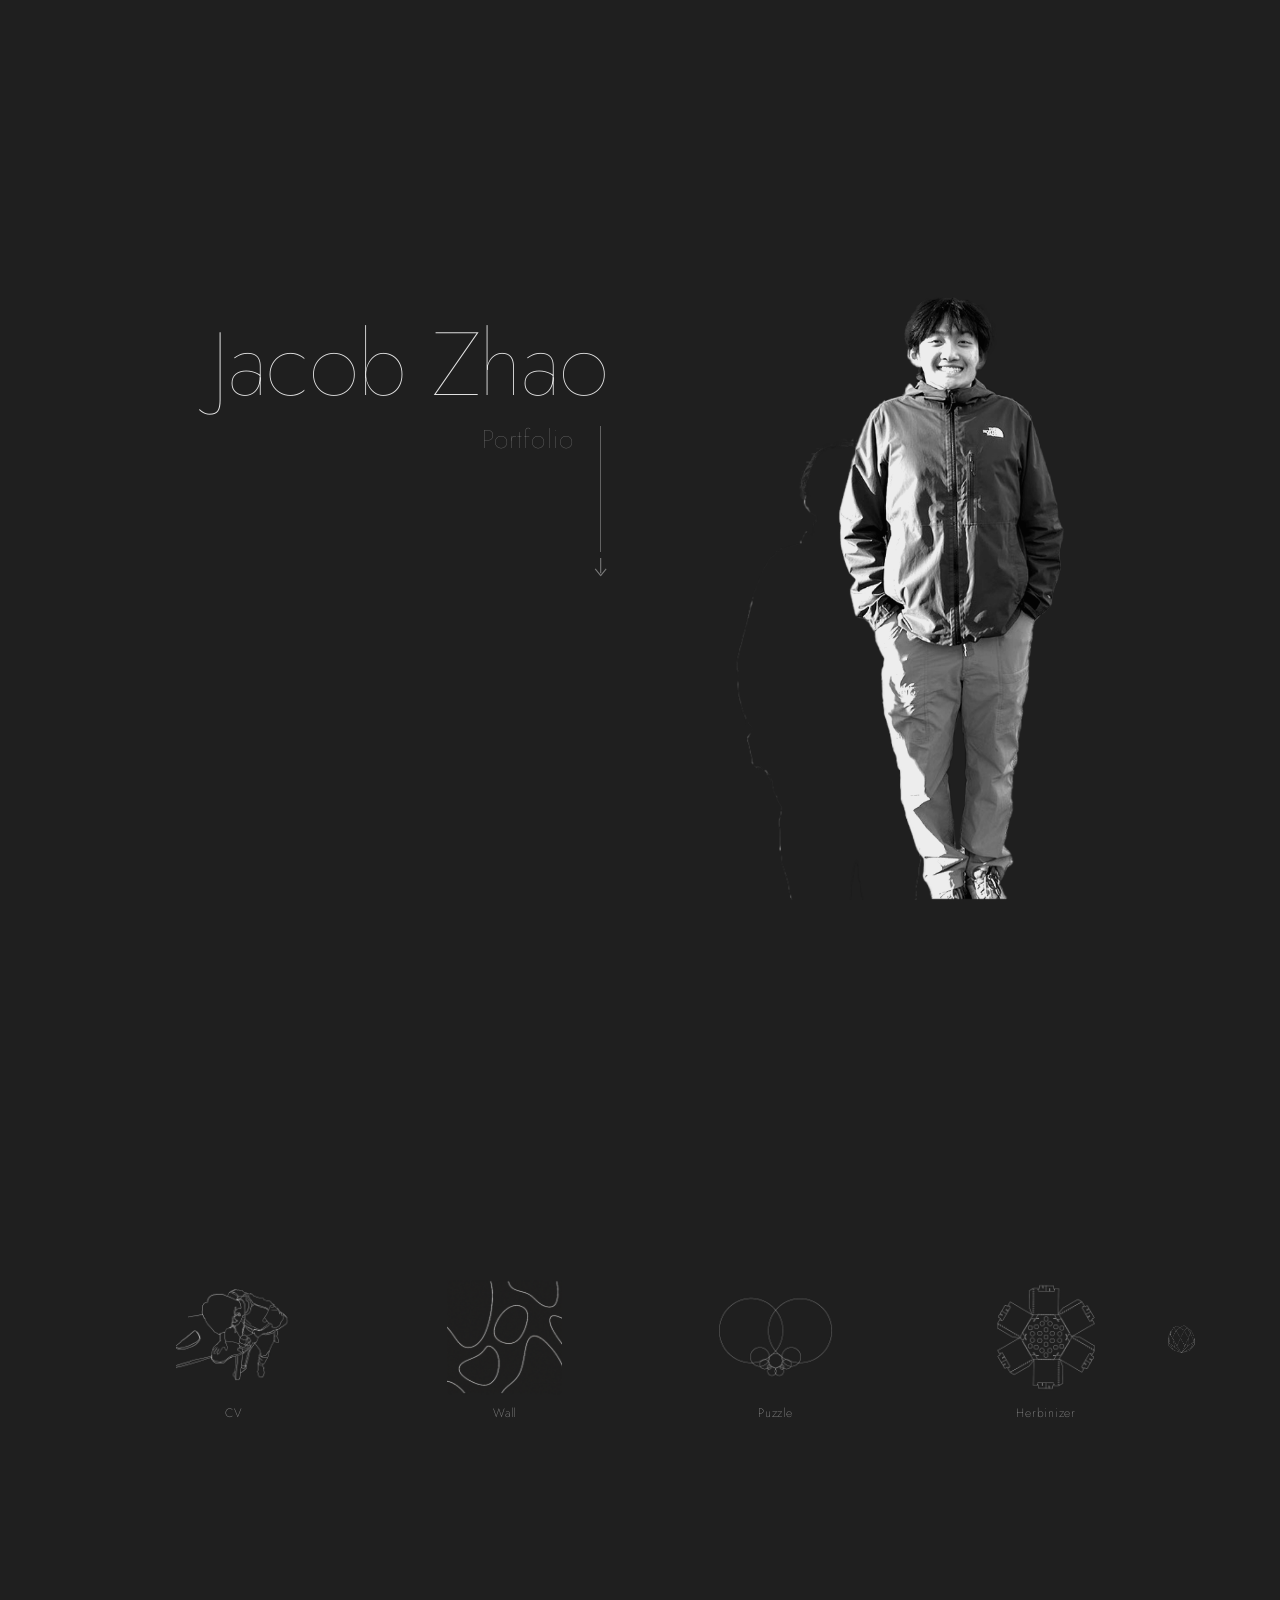
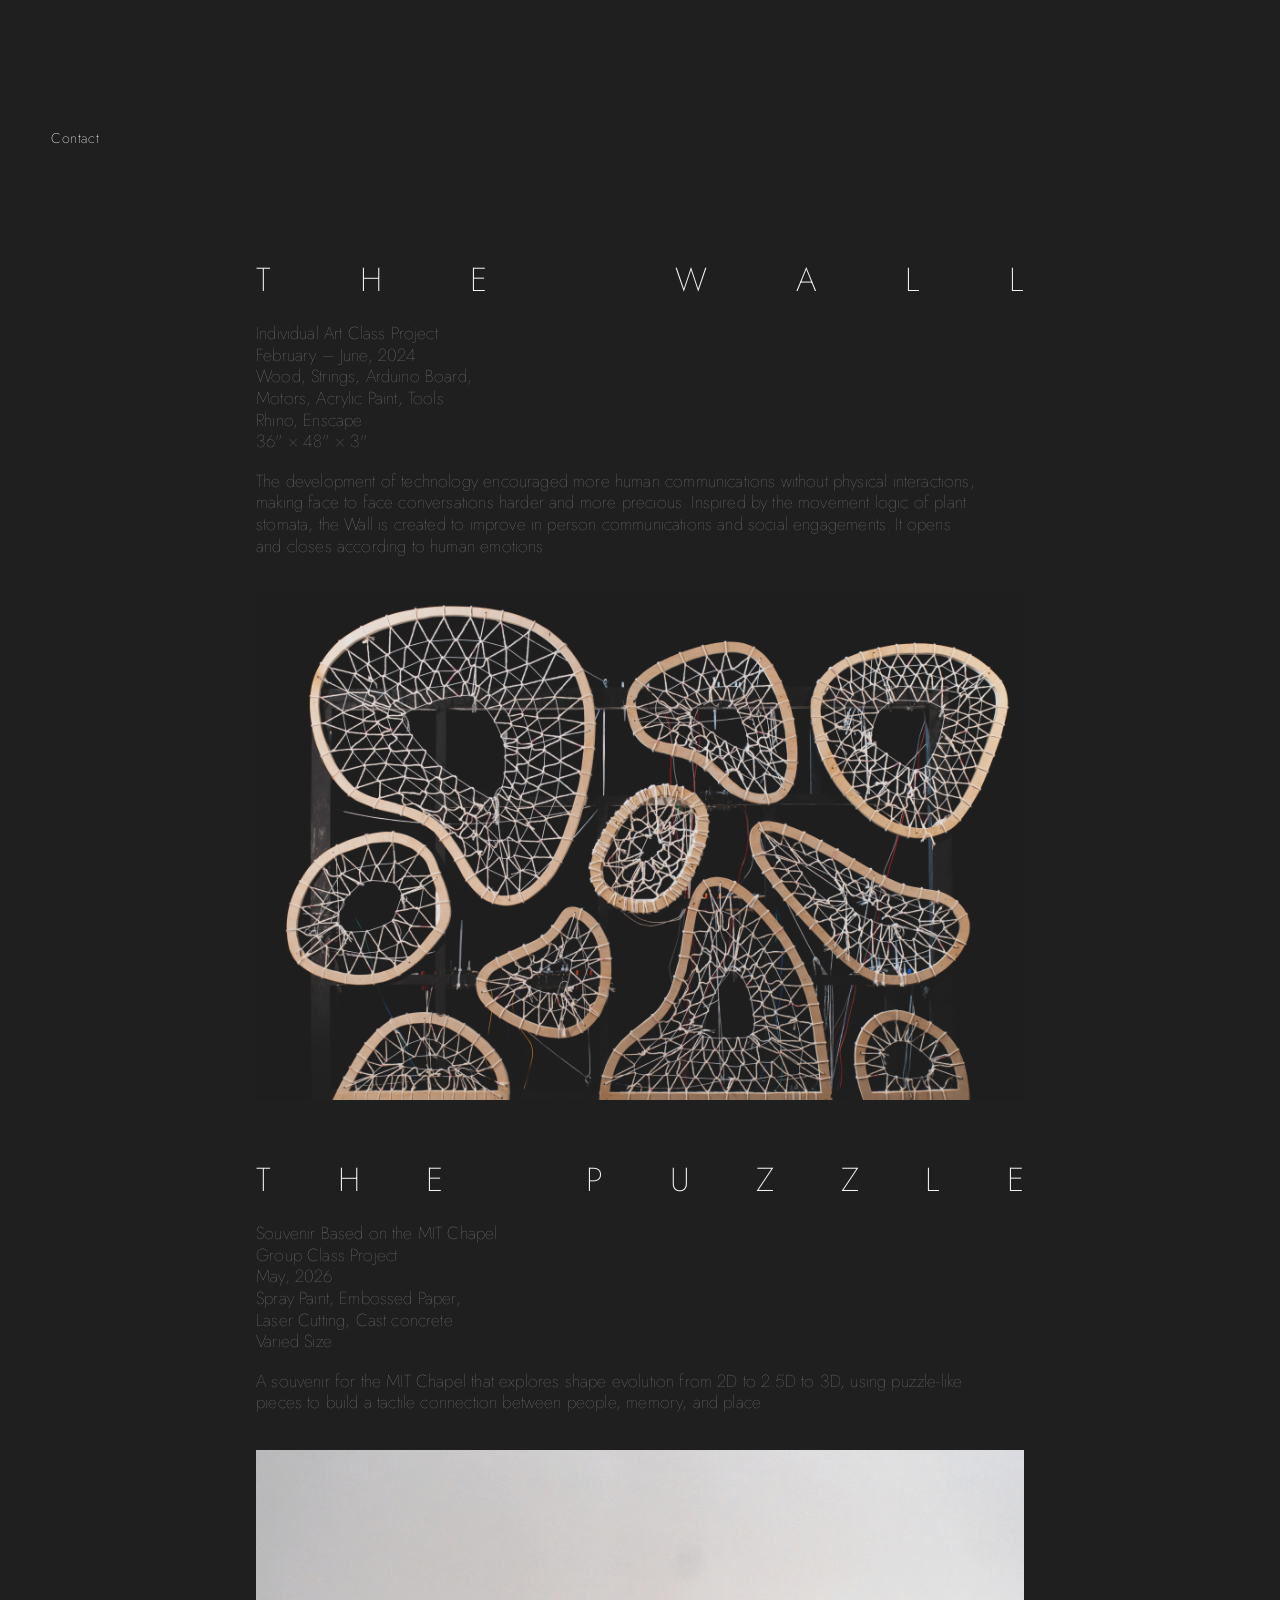
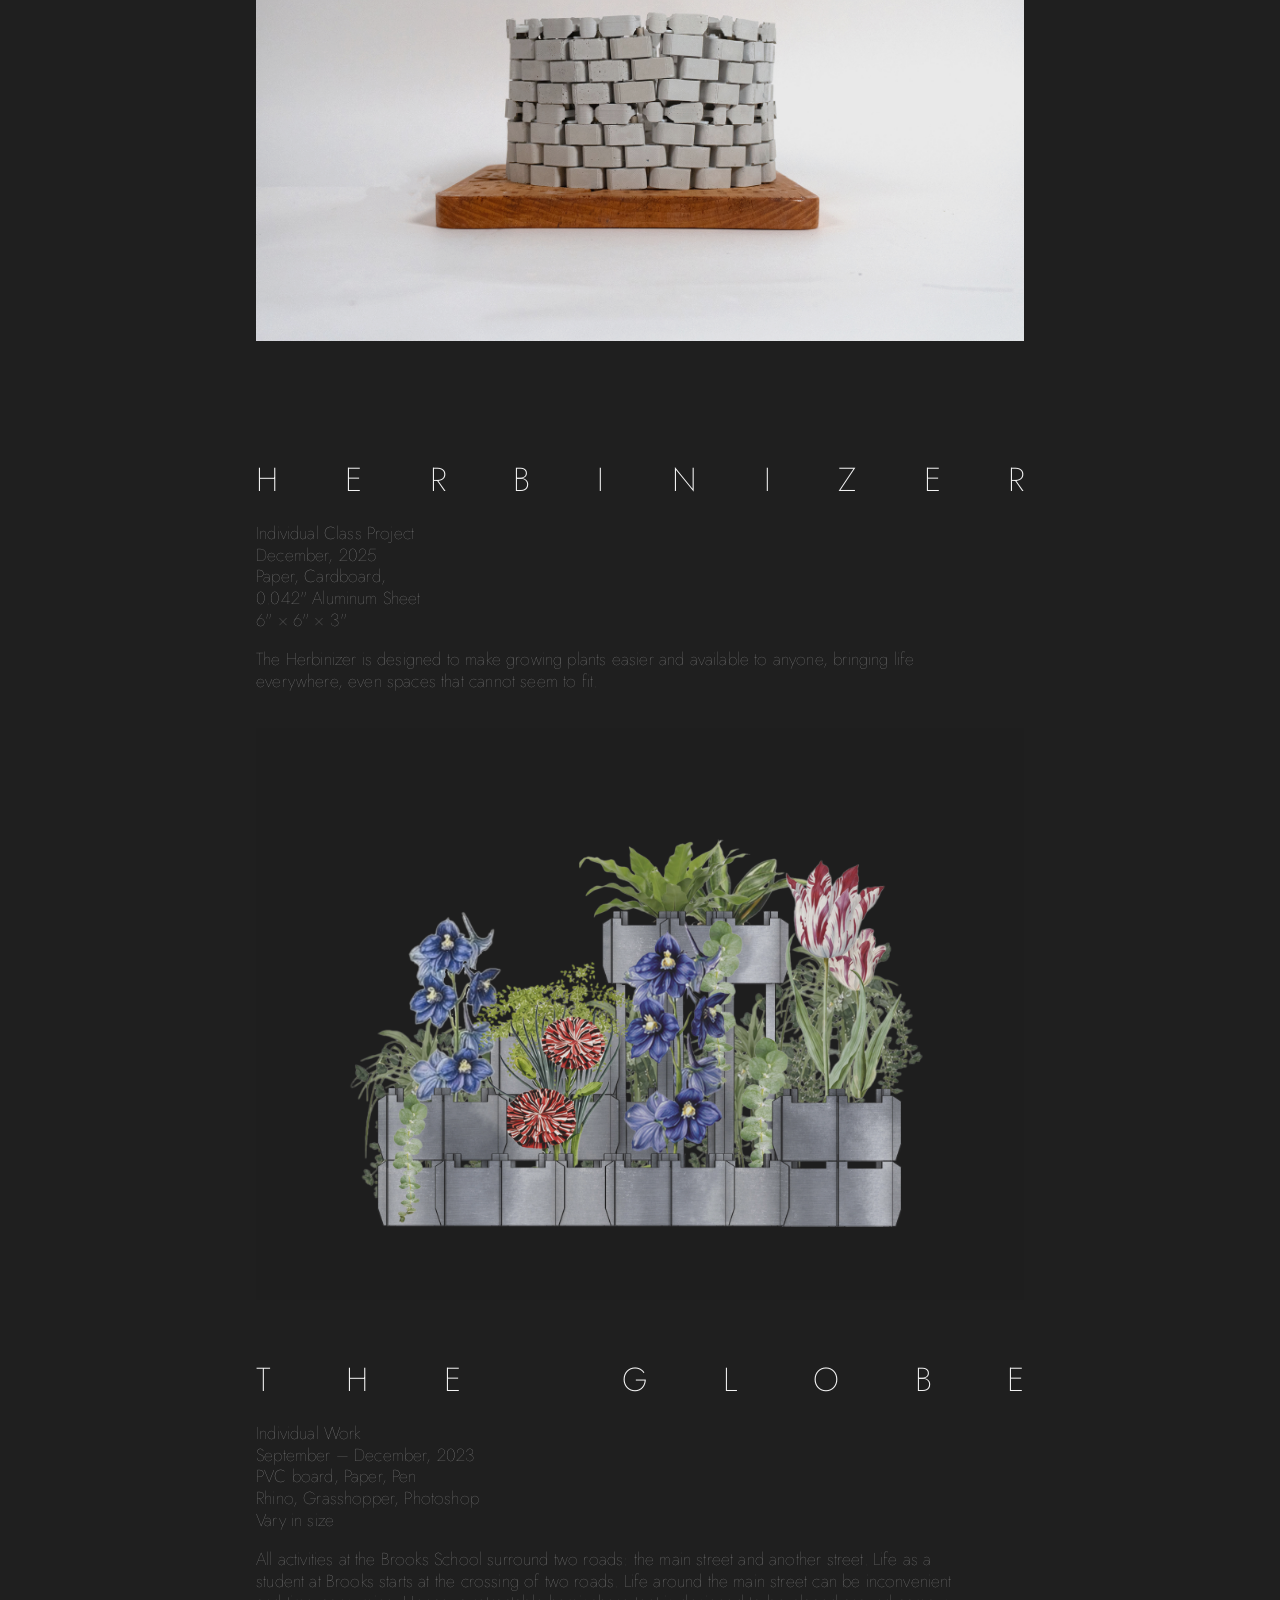
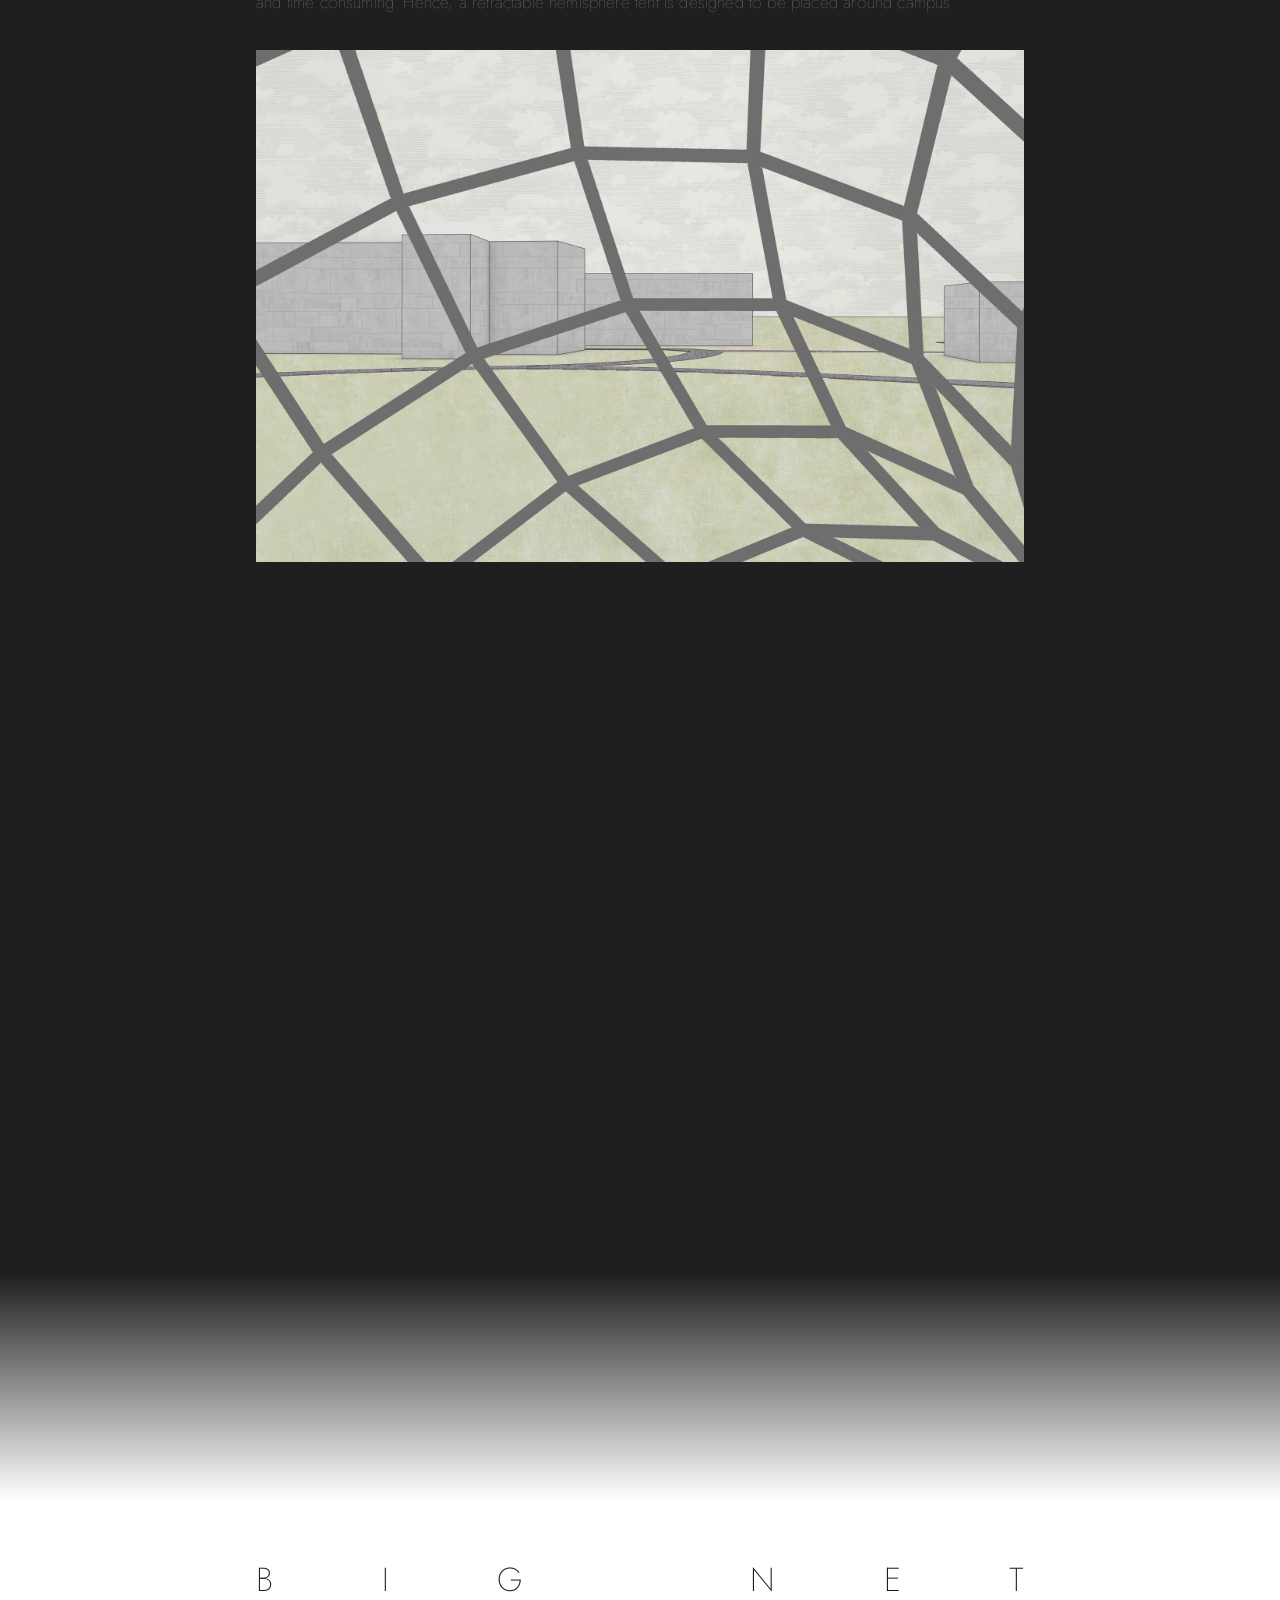
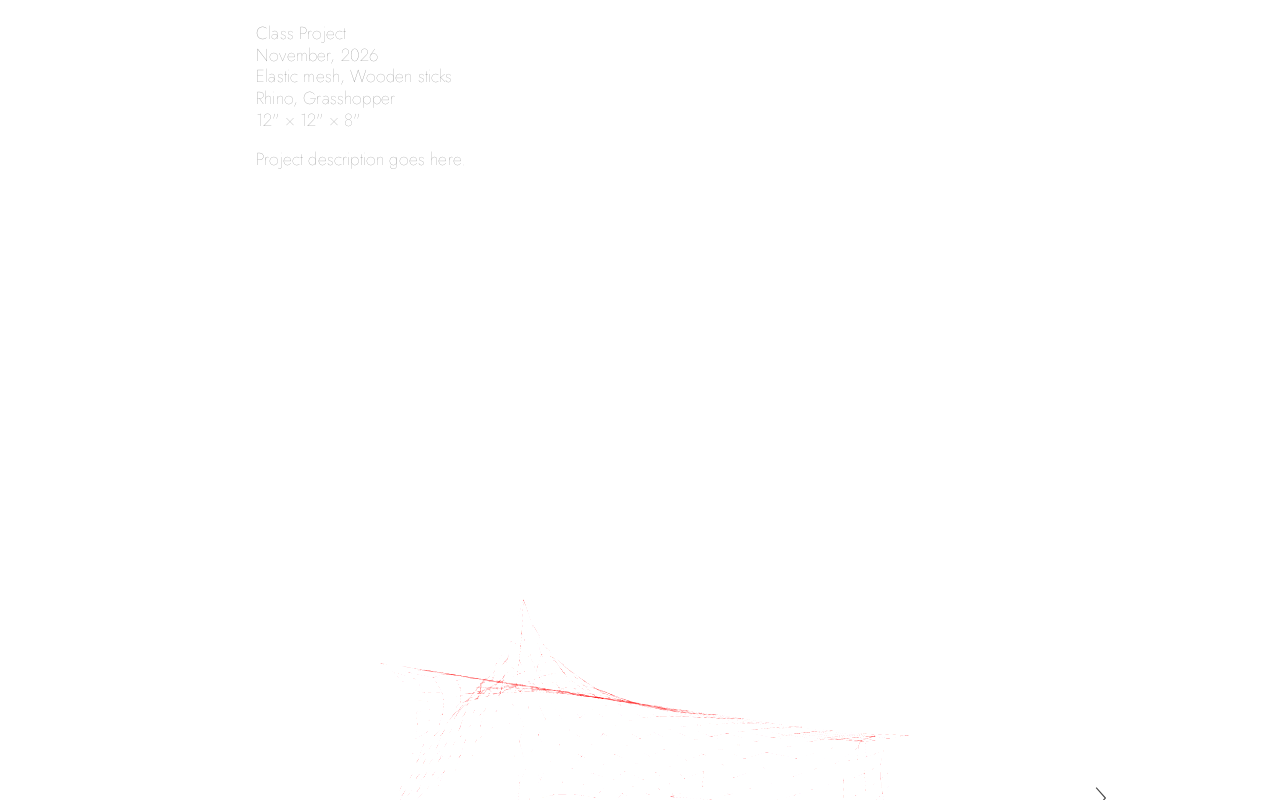
<file: index.html>
<!DOCTYPE html>
<html lang="en">

<head>
  <meta charset="UTF-8">
  <meta name="viewport" content="width=device-width, initial-scale=1.0, viewport-fit=cover">
  <meta name="theme-color" content="#1f1f1f">
  <title>Jacob Zhao</title>
  <link rel="preconnect" href="https://fonts.googleapis.com">
  <link rel="preconnect" href="https://fonts.gstatic.com" crossorigin>
  <link rel="preload" as="image" href="Home%20Page/Jacob.png">
  <!-- Only the weights actually used (100, 200, 300) -->
  <link href="https://fonts.googleapis.com/css2?family=Jost:wght@100;200;300&display=swap" rel="stylesheet">
  <style>
    * { margin: 0; padding: 0; box-sizing: border-box; }

    :root {
      --bg: #1f1f1f;
      --text: rgba(255, 255, 255, 0.95);
      --muted: rgba(255, 255, 255, 0.62);
      --dim: rgba(255, 255, 255, 0.75);
      --ease: cubic-bezier(0.16, 1, 0.3, 1);
      --pad: clamp(28px, 4vw, 56px);
      --safe-left: clamp(118px, 10vw, 155px);
      --h-title: clamp(24px, 2.6vw, 44px);
      --h-body: clamp(15px, 1.35vw, 24px);
    }

    html {
      scroll-snap-type: y mandatory;
      scroll-behavior: smooth;
      height: 100%;
      overflow-y: scroll;
      scrollbar-width: none;
    }
    html::-webkit-scrollbar { display: none; }

    body {
      font-family: "Jost", sans-serif;
      background: var(--bg);
      color: var(--text);
      height: 100%;
    }

    button, a {
      touch-action: manipulation;
      -webkit-tap-highlight-color: transparent;
    }

    img { display: block; }

    /* 100vh fallback, then 100svh where supported (fixes mobile URL-bar jumps) */
    .snap-section {
      height: 100vh;
      height: 100svh;
      width: 100%;
      scroll-snap-align: start;
      scroll-snap-stop: always;
      position: relative;
      overflow: hidden;
    }

    /* ── COVER ── */
    .cover { display: flex; align-items: center; justify-content: center; }

    .cover-content {
      display: flex;
      flex-direction: column;
      align-items: flex-start;
      margin-right: clamp(280px, 36vw, 640px);
      position: relative;
      z-index: 2;
    }

    .cover-photo {
      position: absolute;
      bottom: 0;
      left: 54%;
      height: clamp(320px, 80vh, 860px);
      z-index: 1;
      pointer-events: none;
      transform: translateY(100%);
      opacity: 0;
      animation: slideUpPhoto 1.2s var(--ease) 0.7s forwards;
    }
    .cover-photo img { height: 100%; width: auto; }

    .cover-name {
      font-size: clamp(48px, 7vw, 110px);
      font-weight: 100;
      letter-spacing: -0.01em;
      line-height: 1;
      color: rgba(255, 255, 255, 0.88);
      transform: translateX(-80px);
      opacity: 0;
      animation: slideInLeft 1s var(--ease) 0.2s forwards;
    }

    .cover-sub {
      display: flex;
      align-items: flex-start;
      margin-top: clamp(6px, 1vw, 14px);
      align-self: flex-end;
      transform: translateX(-80px);
      opacity: 0;
      animation: slideInLeft 1s var(--ease) 0.45s forwards;
    }

    .cover-portfolio {
      font-size: clamp(18px, 2vw, 32px);
      font-weight: 100;
      letter-spacing: 0.04em;
      color: rgba(255, 255, 255, 0.55);
      line-height: 1.4;
      padding-right: clamp(14px, 1.5vw, 24px);
    }

    .cover-line-wrap { display: flex; flex-direction: column; align-items: center; padding-top: 4px; }

    .cover-vline {
      width: 1px;
      height: clamp(100px, 14vh, 180px);
      background: rgba(255, 255, 255, 0.3);
      transform: scaleY(0);
      transform-origin: top center;
      animation: dropDown 1.1s var(--ease) 0.9s forwards;
    }

    .cover-arrow {
      margin-top: 6px;
      color: rgba(255, 255, 255, 0.45);
      transform: translateY(-220px);
      opacity: 0;
      animation: arrowFall 1.1s var(--ease) 0.9s forwards;
    }
    .cover-arrow svg { width: clamp(12px, 1.2vw, 18px); height: auto; display: block; }

    @keyframes slideUpPhoto { to { transform: translateY(0); opacity: 1; } }
    @keyframes slideUpPhotoMobile { to { transform: translate(-50%, 0); opacity: 1; } }
    @keyframes slideInLeft { to { transform: translateX(0); opacity: 1; } }
    @keyframes dropDown { to { transform: scaleY(1); } }
    @keyframes arrowFall {
      0% { transform: translateY(-220px); opacity: 0; }
      60% { opacity: 1; }
      100% { transform: translateY(0); opacity: 1; }
    }
    @keyframes iconSlideIn {
      from { opacity: 0; transform: translateX(-80px); }
      to { opacity: 1; transform: translateX(0); }
    }

    /* ── HOME ── */
    .home {
      display: flex;
      flex-direction: column;
      padding: var(--pad);
      background: var(--bg);
      color: var(--text);
      transition: background-color 0.7s ease, color 0.7s ease;
    }

    /* ── LIGHT THEME (Big Net selected) ──
       Page fades to white; nav icons are inverted so their dark
       background turns white and the white linework turns black. */
    .home.theme-light {
      --text: rgba(0, 0, 0, 0.9);
      --dim: rgba(0, 0, 0, 0.7);
      background: #fff;
    }
    .home .square img { transition: filter 0.7s ease; }
    .home.theme-light .square img { filter: invert(1) brightness(1.15); }
    .home.theme-light .project-name { color: rgba(0, 0, 0, 0.6); }
    .home.theme-light .project-icon::before { background: rgba(0, 0, 0, 0.65); }
    .home.theme-light .contact-flyout a:hover,
    .home.theme-light .contact-flyout-btn:hover,
    .home.theme-light .email-addr:hover { color: rgba(0, 0, 0, 0.95); }
    .home.theme-light .email-addr { color: rgba(0, 0, 0, 0.5); }
    .home .project-name,
    .home .contact-toggle,
    .home .contact-flyout a,
    .home .contact-flyout-btn,
    .home .project-info p { transition-property: color, opacity, font-size; transition-duration: 0.7s, 0.45s, 0.65s; }

    /* Project preview video behaves like the preview images */
    .project-image video {
      display: block;
      width: auto;
      height: auto;
      max-width: 100%;
      max-height: 100%;
      object-fit: contain;
    }
    /* Lift the video's near-white background to pure white so no box edge shows */
    .home.theme-light .project-image video { filter: brightness(1.03) contrast(1.04); }
    .stack-video { display: block; width: 100%; height: auto; margin-bottom: clamp(12px, 1.2vw, 20px); }

    /* Strip: centred at rest, slides to top when pinned */
    .home-strip {
      position: relative;
      display: flex;
      align-items: center;
      justify-content: center;
      flex: 1;
      transition: flex 0.65s var(--ease);
    }
    .home.project-pinned .home-strip { flex: 0 0 auto; }

    .home-work {
      flex: 0;
      min-height: 0;
      overflow: hidden;
      position: relative;
      transition: flex 0.65s var(--ease);
    }
    .home.project-pinned .home-work { flex: 1; }

    .home-bottom-wrap { flex-shrink: 0; display: flex; flex-direction: column; }

    .home-bottom {
      display: flex;
      justify-content: space-between;
      align-items: flex-end;
      position: relative;
    }

    .home-nav { display: flex; gap: clamp(24px, 4vw, 64px); align-items: flex-end; }

    .contact-toggle,
    .contact-flyout-btn,
    .email-addr {
      background: none;
      border: none;
      font-family: "Jost", sans-serif;
      letter-spacing: 0.04em;
      cursor: pointer;
      padding: 0;
      transition: color 0.2s, opacity 0.2s;
    }

    .contact-toggle { font-size: clamp(13px, 1.1vw, 17px); font-weight: 200; color: var(--text); }
    .contact-toggle:hover { opacity: 0.5; }

    .contact-wrap { position: relative; }

    .contact-flyout {
      position: absolute;
      left: 100%;
      bottom: 0;
      padding-left: clamp(16px, 2vw, 32px);
      display: flex;
      flex-direction: row;
      gap: clamp(16px, 2vw, 32px);
      pointer-events: none;
      opacity: 0;
      transform: translateX(-8px);
      transition: opacity 0.6s ease, transform 0.6s ease;
      white-space: nowrap;
    }
    .contact-wrap.open .contact-flyout { opacity: 1; transform: translateX(0); pointer-events: auto; }

    .contact-flyout a,
    .contact-flyout-btn {
      font-size: clamp(13px, 1.1vw, 17px);
      font-weight: 100;
      letter-spacing: 0.04em;
      color: var(--dim);
      text-decoration: none;
      transition: color 0.2s;
    }
    .contact-flyout a:hover,
    .contact-flyout-btn:hover { color: var(--text); }

    .email-wrap { position: relative; }

    .email-sub {
      position: absolute;
      bottom: calc(100% + 10px);
      left: 0;
      display: flex;
      flex-direction: column;
      gap: 6px;
      opacity: 0;
      pointer-events: none;
      transform: translateY(6px);
      transition: opacity 0.35s ease, transform 0.35s ease;
      white-space: nowrap;
    }
    .email-wrap.open .email-sub { opacity: 1; pointer-events: auto; transform: translateY(0); }

    .email-addr {
      font-size: clamp(12px, 1vw, 15px);
      font-weight: 100;
      color: rgba(255, 255, 255, 0.45);
      text-align: left;
    }
    .email-addr:hover { color: var(--text); }

    .copy-toast {
      position: fixed;
      bottom: clamp(24px, 4vh, 48px);
      left: 50%;
      transform: translateX(-50%) translateY(8px);
      background: rgba(255, 255, 255, 0.08);
      border: 1px solid rgba(255, 255, 255, 0.12);
      color: rgba(255, 255, 255, 0.75);
      font-size: 13px;
      font-weight: 200;
      letter-spacing: 0.06em;
      padding: 10px 22px;
      pointer-events: none;
      opacity: 0;
      transition: opacity 0.3s ease, transform 0.3s ease;
      z-index: 9999;
      white-space: nowrap;
    }
    .copy-toast.show { opacity: 1; transform: translateX(-50%) translateY(0); }

    /* ── CONTENTS ROW ── */
    .contents-row {
      display: flex;
      flex-direction: row;
      align-items: center;
      justify-content: center;
      /* 10% tighter gaps between icons: gap = slot - icon, so the row is
         0.9 x the old width plus 0.4 x the icon size (4 slots x 0.1) */
      width: calc(0.9 * min(90vw, 1200px) + 0.4 * clamp(80px, 9vw, 140px));
      transition: width 0.65s var(--ease), gap 0.65s var(--ease);
    }

    .project-icon {
      background: none;
      border: 0;
      color: var(--dim);
      font-family: "Jost", sans-serif;
      cursor: pointer;
      display: flex;
      flex-direction: column;
      align-items: center;
      gap: clamp(10px, 1.4vh, 16px);
      flex: 1;
      padding: clamp(14px, 2vw, 28px) clamp(10px, 1.5vw, 22px);
      position: relative;
      transition: opacity 0.45s var(--ease), padding 0.65s var(--ease);
    }

    .project-icon::before {
      content: '';
      position: absolute;
      bottom: clamp(4px, 0.8vh, 8px);
      left: 50%;
      transform: translateX(-50%);
      width: 3px;
      height: 3px;
      border-radius: 50%;
      background: rgba(255, 255, 255, 0.65);
      opacity: 0;
      transition: opacity 0.25s ease;
    }
    .project-icon.icon-active::before { opacity: 1; }
    .project-icon:not(.icon-active):hover { opacity: 0.45; }
    .project-icon.icon-active { opacity: 1; }

    .square {
      width: clamp(80px, 9vw, 140px);
      aspect-ratio: 1/1;
      display: flex;
      align-items: center;
      justify-content: center;
      overflow: hidden;
      transition: width 0.65s var(--ease);
    }
    .square img { width: 100%; height: 100%; object-fit: contain; }

    .project-name {
      font-size: clamp(11px, 0.95vw, 14px);
      font-weight: 200;
      line-height: 1.1;
      letter-spacing: 0.06em;
      text-align: center;
      color: rgba(255, 255, 255, 0.55);
      transition: font-size 0.65s var(--ease), opacity 0.45s ease;
    }

    /* ── PROJECT SCROLLER: CV + projects scroll together, 4 at a time ── */
    .project-scroller {
      flex: 1 1 0;
      min-width: 0;
      position: relative;
    }
    .scroller-viewport {
      position: relative;
      display: flex;
      align-items: center;
      overflow-x: auto;
      overflow-y: hidden;
      scroll-snap-type: x mandatory;
      scroll-behavior: smooth;
      overscroll-behavior-x: contain;
      scrollbar-width: none;
    }
    .scroller-viewport::-webkit-scrollbar { display: none; }
    .scroller-viewport .project-icon {
      flex: 0 0 25%;            /* exactly 4 visible */
      scroll-snap-align: start;
    }

    /* Peek icons: a small, dimmed copy of the next hidden project's icon sits
       at each side of the row to hint there is more to scroll. Click to scroll.
       (JS fills in the image and hides the button when nothing is hidden.) */
    .scroller-peek {
      position: absolute;
      top: calc(50% - clamp(10px, 1.2vh, 14px));   /* level with the icons, not the labels */
      z-index: 3;
      width: clamp(26.4px, 2.64vw, 41.8px);
      aspect-ratio: 1/1;
      background: none;
      border: 0;
      padding: 0;
      cursor: pointer;
      opacity: 1;                                   /* same weight as the big icons */
      transition: opacity 0.3s ease, width 0.65s var(--ease);
    }
    .scroller-peek img { width: 100%; height: 100%; object-fit: contain; transition: filter 0.7s ease; }
    .scroller-peek:hover { opacity: 0.45; }             /* same hover as the big icons */
    .scroller-peek.prev { left: 0; transform: translate(-50%, -50%); }
    .scroller-peek.next { right: 0; transform: translate(50%, -50%); }
    .scroller-peek:disabled { opacity: 0; pointer-events: none; }
    .home.project-pinned .scroller-peek { width: clamp(19.8px, 1.98vw, 30.8px); opacity: 0.38; }
    .home.project-pinned .scroller-peek:hover { opacity: 0.72; }
    .home.theme-light .scroller-peek img { filter: invert(1) brightness(1.15); }

    /* True vertical centring on desktop: the Contact line is taken out of the
       flow so it no longer pushes the icon row above the middle of the screen. */
    @media (min-width: 761px) {
      .home-bottom-wrap { position: absolute; left: var(--pad); right: var(--pad); bottom: var(--pad); }
      .home.project-pinned .home-work { margin-bottom: clamp(20px, 1.8vw, 28px); }
    }

    .home.icons-animate .project-icon { animation: iconSlideIn 0.9s var(--ease) backwards; }
    .home.icons-animate .scroller-viewport .project-icon:nth-child(1) { animation-delay: 0.1s; }
    .home.icons-animate .scroller-viewport .project-icon:nth-child(2) { animation-delay: 0.22s; }
    .home.icons-animate .scroller-viewport .project-icon:nth-child(3) { animation-delay: 0.34s; }
    .home.icons-animate .scroller-viewport .project-icon:nth-child(4) { animation-delay: 0.46s; }
    .home.icons-animate .scroller-viewport .project-icon:nth-child(5) { animation-delay: 0.58s; }
    .home.icons-animate .scroller-viewport .project-icon:nth-child(n+6) { animation-delay: 0.7s; }

    /* ── PINNED STATE ── */
    .home.project-pinned .contents-row { width: 100%; }
    .home.project-pinned .project-icon { padding: clamp(8px, 1.2vh, 16px) clamp(8px, 1vw, 16px); }
    .home.project-pinned .square { width: clamp(36px, 3.5vw, 52px); }
    .home.project-pinned .project-name { font-size: clamp(9px, 0.72vw, 11px); opacity: 0.55; }
    .home.project-pinned .project-icon.icon-active .square { width: clamp(72px, 8vw, 118px); }
    .home.project-pinned .project-icon.icon-active .project-name { font-size: clamp(11px, 0.95vw, 14px); opacity: 1; }
    .home.project-pinned .project-icon:not(.icon-active) { opacity: 0.38; }
    .home.project-pinned .project-icon:not(.icon-active):hover { opacity: 0.72; }

    .project-view {
      position: absolute;
      inset: 0;
      display: flex;
      align-items: center;
      opacity: 0;
      pointer-events: none;
      transform: translateY(32px);
      transition: opacity 0.55s var(--ease), transform 0.55s var(--ease);
    }
    .home.project-pinned .project-view { opacity: 1; pointer-events: auto; transform: translateY(0); }

    /* ── PROJECT CARDS ── */
    .project-card {
      display: none;
      width: 100%;
      grid-template-columns: minmax(200px, 0.75fr) minmax(400px, 3.35fr);
      grid-template-rows: minmax(0, 1fr);
      gap: clamp(16px, 1.6vw, 28px);
      align-items: start;
      height: 100%;
      padding: clamp(24px, 3vh, 44px) var(--pad);
    }
    .project-card.active { display: grid; cursor: pointer; }

    .project-info {
      grid-column: 1;
      grid-row: 1;
      text-align: right;
      display: flex;
      flex-direction: column;
      align-items: flex-end;
    }

    .project-info h2 {
      font-size: var(--h-title);
      font-weight: 200;
      letter-spacing: -0.01em;
      line-height: 1;
      margin-bottom: 14px;
    }

    .project-info p,
    .gallery-meta {
      font-size: var(--h-body);
      font-weight: 100;
      line-height: 1.25;
      color: var(--dim);
    }
    .project-info p { text-align: right; max-width: 420px; }

    /* Image keeps its own aspect ratio: it scales to fit the available
       width AND height, without cropping. */
    .project-image {
      grid-column: 2;
      grid-row: 1;
      width: 100%;
      height: 100%;
      min-height: 0;
      display: flex;
      align-items: flex-start;
      justify-content: flex-start;
      align-self: start;
    }
    .project-image img {
      width: auto;
      height: auto;
      max-width: 100%;
      max-height: 100%;
      object-fit: contain;
    }

    /* ── FIXED VERTICAL NAV ── */
    .rail-button {
      background: none;
      border: 0;
      color: rgba(255, 255, 255, 0.5);
      font-family: "Jost", sans-serif;
      cursor: pointer;
      display: flex;
      align-items: center;
      gap: 10px;
      font-size: clamp(12px, 0.95vw, 15px);
      font-weight: 200;
      transition: color 0.2s ease;
    }
    .rail-button:hover,
    .rail-button.active { color: rgba(255, 255, 255, 0.95); }

    .rail-square {
      width: clamp(26px, 3vw, 44px);
      aspect-ratio: 1/1;
      display: flex;
      align-items: center;
      justify-content: center;
      overflow: hidden;
    }
    .rail-square img { width: 100%; height: 100%; object-fit: contain; }

    .fixed-project-rail {
      position: fixed;
      left: clamp(16px, 2vw, 32px);
      top: 50%;
      transform: translateY(-50%);
      z-index: 50;
      display: flex;
      flex-direction: column;
      justify-content: center;
      gap: clamp(18px, 2.5vh, 32px);
      align-items: flex-start;
      opacity: 0;
      pointer-events: none;
      transition: opacity 0.45s ease;
    }
    .fixed-project-rail.visible { opacity: 1; pointer-events: auto; }

    /* ── PROJECT DETAIL SECTIONS (shared by all four galleries) ── */
    .detail-section {
      height: 100vh;
      height: 100svh;
      width: 100%;
      scroll-snap-align: start;
      scroll-snap-stop: always;
      position: relative;
      overflow: hidden;
      background: var(--bg);
      display: flex;
      align-items: center;
    }

    .floating-title {
      position: absolute;
      top: var(--pad);
      left: var(--safe-left);
      z-index: 8;
      font-size: var(--h-title);
      font-weight: 200;
      letter-spacing: -0.01em;
      line-height: 1;
      color: var(--text);
      user-select: none;
      pointer-events: none;
      opacity: 0;
      transform: translateY(-10px);
      transition: opacity 0.28s ease, transform 0.28s ease;
    }
    .detail-section.show-title .floating-title { opacity: 1; transform: translateY(0); }

    .gallery {
      width: calc(100% - var(--safe-left));
      height: 100%;
      margin-left: var(--safe-left);
      display: flex;
      align-items: flex-start;
      padding: clamp(68px, 9vh, 96px) var(--pad) 0 0;
      gap: clamp(16px, 2vw, 28px);
      overflow-x: auto;
      overflow-y: hidden;
      scroll-snap-type: x mandatory;
      scroll-behavior: smooth;
      scrollbar-width: none;
    }
    .gallery::-webkit-scrollbar { display: none; }

    .gallery-info {
      flex: 0 0 clamp(240px, 20vw, 340px);
      display: flex;
      flex-direction: column;
      align-items: flex-end;
      text-align: right;
      scroll-snap-align: start;
      padding-top: clamp(6px, 1vh, 18px);
    }

    .gallery-title {
      font-size: var(--h-title);
      font-weight: 200;
      letter-spacing: -0.01em;
      line-height: 1;
      margin-bottom: 14px;
      user-select: none;
    }
    .gallery-meta { letter-spacing: 0.01em; max-width: 420px; }

    .slide {
      flex: 0 0 auto;
      height: 72vh;
      scroll-snap-align: start;
      position: relative;
    }

    .gallery-img {
      height: 72vh;
      width: auto;
      object-fit: cover;
      opacity: 0.85;
      transition: opacity 0.3s;
      cursor: pointer;
    }
    .gallery-img:hover { opacity: 1; }

    .caption {
      position: absolute;
      left: 0;
      top: calc(72vh + clamp(12px, 1.5vh, 18px));
      width: 100%;
      max-width: 720px;
      font-size: var(--h-body);
      font-weight: 100;
      line-height: 1.25;
      letter-spacing: 0.01em;
      color: var(--dim);
      opacity: 0;
      transform: translateY(8px);
      transition: opacity 0.35s ease, transform 0.35s ease;
      pointer-events: none;
    }
    .slide.active .caption { opacity: 1; transform: translateY(0); }

    /* Trailing space (sized in JS) so the last slide can snap flush left */
    .gallery-spacer { flex: 0 0 var(--end-space, 40px); height: 1px; pointer-events: none; }

    /* ── VERTICAL STACK (Wall) ── */
    .vstack-scroll {
      position: absolute;
      inset: 0;
      overflow-y: auto;
      overflow-x: hidden;
      scrollbar-width: none;
    }
    .vstack-scroll::-webkit-scrollbar { display: none; }

    .vstack {
      width: 60%;               /* 20% side padding each way */
      margin: 0 auto;
      padding: clamp(52px, 7vh, 76px) 0 clamp(48px, 8vh, 96px);
    }

    .vstack-info { margin-bottom: clamp(28px, 4vh, 48px); }
    .vstack-info .gallery-meta { margin-bottom: 18px; }
    .vstack-intro {
      font-size: var(--h-body);
      font-weight: 100;
      line-height: 1.25;
      letter-spacing: 0.01em;
      color: var(--dim);
      max-width: 720px;
    }

    /* Same spacing between images side by side and between rows */
    .vstack-row { display: flex; gap: clamp(12px, 1.2vw, 20px); margin-bottom: clamp(12px, 1.2vw, 20px); }
    .vstack-img {
      flex: 1 1 0;              /* JS sets flex-grow to each image's aspect ratio */
      min-width: 0;
      width: 100%;
      height: auto;
      opacity: 0.9;
      cursor: pointer;
      transition: opacity 0.3s;
    }
    .vstack-img:hover { opacity: 1; }

    /* Puzzle layout (Figma "Frame 61"): full-width hero, row of 4 stencils,
       3 material samples spaced out, 2x2 photo grid inset, full-width closer.
       Spacing is in % so it scales with the column width. */
    /* One gap between every row (6vw ≈ 10% of the 60vw column) */
    .puzzle-layout { --puzzle-gap: 6vw; }
    .puzzle-layout > .vstack-img { width: 100%; }
    .puzzle-stencils {
      display: grid;
      grid-template-columns: repeat(4, 1fr);
      gap: 0.7vw;
      margin: var(--puzzle-gap) 0;
    }
    .puzzle-materials {
      display: flex;
      justify-content: space-around;
      margin-bottom: var(--puzzle-gap);
    }
    .puzzle-materials .vstack-img { flex: 0 0 24% !important; width: 24%; }
    .puzzle-stencils .vstack-img,
    .puzzle-materials .vstack-img { aspect-ratio: 1 / 1; height: auto; object-fit: cover; }
    .puzzle-photos {
      display: grid;
      grid-template-columns: 1fr 1fr;
      gap: var(--puzzle-gap) 2.1vw;
      padding: 0 2.5%;
      margin-bottom: var(--puzzle-gap);
    }
    .puzzle-photos .vstack-img { aspect-ratio: 3 / 2; height: auto; object-fit: cover; }
    /* One picture per row, full column width, with space between rows */
    .stack-single { display: flex; flex-direction: column; gap: clamp(24px, 3vw, 56px); }
    .stack-single .vstack-img { flex: none !important; width: 100%; }

    /* Opening title: letters spread across the full column width.
       It scrolls away with the page. */
    .vstack-title {
      display: flex;
      justify-content: space-between;
      width: 100%;
      margin-bottom: clamp(20px, 3vh, 36px);
      font-size: var(--h-title);
      font-weight: 200;
      line-height: 1;
      text-transform: uppercase;
      user-select: none;
    }

    /* Reminder bar: once the opening title scrolls off, a small header with
       the letters spread across the column fades in, 3vh from the top.
       Built in JS from the title; sits over the scrolling content. */
    .vstack-bar {
      position: absolute;
      top: 0;
      left: 20%;
      width: 60%;
      z-index: 6;
      display: flex;
      justify-content: space-between;
      padding: 3vh 0 clamp(6px, 0.8vh, 10px);
      background: var(--bg);
      font-size: clamp(13px, 1.1vw, 18px);
      font-weight: 200;
      line-height: 1;
      text-transform: uppercase;
      color: var(--dim);
      user-select: none;
      pointer-events: none;
      opacity: 0;
      transform: translateY(-8px);
      transition: opacity 0.3s ease, transform 0.3s ease;
    }
    .detail-section.show-title .vstack-bar { opacity: 1; transform: translateY(0); }
    /* Soft fade under the bar instead of a hard edge */
    .vstack-bar::after {
      content: '';
      position: absolute;
      top: 100%;
      left: 0;
      right: 0;
      height: clamp(16px, 2.5vh, 28px);
      background: linear-gradient(to bottom, var(--bg), rgba(31, 31, 31, 0));
    }

    /* ── LIGHT PROJECT PAGE (Big Net) ── */
    .detail-section.theme-light {
      --bg: #fff;
      --text: rgba(0, 0, 0, 0.9);
      --dim: rgba(0, 0, 0, 0.7);
      color: var(--text);
    }
    /* The iteration grid is wider than the column, so the bar's background
       (and its fade) stretch to the full page width */
    .vstack-bar {
      box-shadow: 0 0 0 100vmax var(--bg);
      clip-path: inset(0 -100vmax calc(-1 * clamp(16px, 2.5vh, 28px)));
    }
    .vstack-bar::after { left: -100vmax; right: -100vmax; }
    .detail-section.theme-light .vstack-bar::after {
      background: linear-gradient(to bottom, #fff, rgba(255, 255, 255, 0));
    }
    .detail-section.theme-light .stack-video,
    .detail-section.theme-light .vstack-img { filter: brightness(1.03) contrast(1.04); }

    /* ── THEME WARNING (between dark and light project pages) ── */
    .theme-warning {
      display: flex;
      align-items: center;
      justify-content: center;
      padding: 0 0 8vh;                   /* text sits just above centre, as in the design */
      /* Solid dark down to 75%, then a short fade to white at the bottom */
      background: linear-gradient(180deg, #1f1f1f 75%, #fff 100%);
    }
    /* Same type as the project titles (.vstack-title): thin uppercase letters
       spread across the 60% content column */
    .theme-warning-text {
      width: 60%;
      margin: 0;
      font-size: clamp(12px, 1.3vw, 22px);   /* half the project-title size */
      color: #fff;
      opacity: 0;
      transform: translateY(14px);
      transition: opacity 0.9s ease, transform 0.9s var(--ease);
    }
    .theme-warning.in-view .theme-warning-text { opacity: 1; transform: none; }

    /* ── BIG NET PAGE: smaller, centred animation ── */
    #bignet-section .stack-video { width: 62%; margin: 0 auto; }

    /* ── ITERATION SLIDER (Big Net): one iteration at a time ──
       Centred on the page, clear of the side menu on both sides.
       (.vstack is 60% wide and centred, so a 100vw element starts 20vw left of it.) */
    .iter-slider {
      --sw: calc(100vw - 2 * (var(--safe-left) + 2vw));   /* slider width */
      --arrow: clamp(40px, 4vw, 64px);                     /* room for each arrow */
      --fh: min(66vh, calc((var(--sw) - 2 * var(--arrow)) * 9 / 16));  /* image frame height */
      position: relative;
      width: var(--sw);
      margin: clamp(72px, 12vh, 160px) 0 0 calc((100% - var(--sw)) / 2);
      scroll-snap-align: center;
    }
    .iter-track {
      display: flex;
      overflow-x: auto;
      overflow-y: hidden;
      scroll-snap-type: x mandatory;
      scroll-behavior: smooth;
      overscroll-behavior-x: contain;
      scrollbar-width: none;
    }
    .iter-track::-webkit-scrollbar { display: none; }
    .iter-slide {
      flex: 0 0 100%;
      margin: 0;
      padding: 0 var(--arrow);
      scroll-snap-align: center;
      scroll-snap-stop: always;
    }
    .iter-frame { position: relative; height: var(--fh); overflow: hidden; }
    /* Before the auto-crop runs (or if it can't): plain zoom on the centre */
    .iter-frame .vstack-img {
      position: absolute;
      left: 0; top: 0;
      width: 100%;
      height: 100%;
      object-fit: contain;
      transform: scale(1.6);
      opacity: 1;
    }
    /* After the auto-crop: JS sizes and places the image so the net fills the frame */
    .iter-frame.is-cropped .vstack-img { transform: none; object-fit: fill; }
    /* Thin linework reads darker */
    .detail-section.theme-light .iter-frame .vstack-img { filter: contrast(1.45) brightness(1.03); }
    .iter-slide figcaption {
      margin-top: clamp(14px, 2.5vh, 28px);
      text-align: center;
      font-size: clamp(13px, 1.1vw, 18px);
      font-weight: 200;
      letter-spacing: 0.02em;
      color: var(--dim);
    }
    .iter-num { margin-right: 0.8em; opacity: 0.5; }
    .iter-count {
      margin-top: 8px;
      text-align: center;
      font-size: clamp(11px, 0.85vw, 13px);
      font-weight: 200;
      letter-spacing: 0.12em;
      color: var(--dim);
      opacity: 0.6;
    }
    .iter-arrow {
      position: absolute;
      top: calc(var(--fh) / 2);
      transform: translateY(-50%);
      width: var(--arrow);
      display: flex;
      justify-content: center;
      background: none;
      border: 0;
      padding: 16px 0;
      color: var(--dim);
      cursor: pointer;
      z-index: 2;
      transition: color 0.2s ease, opacity 0.3s ease;
    }
    .iter-arrow svg { width: clamp(11px, 0.9vw, 15px); height: auto; display: block; }
    .iter-arrow:hover { color: var(--text); }
    .iter-arrow.prev { left: 0; }
    .iter-arrow.next { right: 0; }
    .iter-arrow:disabled { opacity: 0; pointer-events: none; }

    #bignet-section .vstack-scroll { scroll-snap-type: y proximity; }

    /* Side menu turns dark-on-white while over a light project page */
    .rail-square img { transition: filter 0.45s ease; }
    .fixed-project-rail.rail-light .rail-button { color: rgba(0, 0, 0, 0.5); }
    .fixed-project-rail.rail-light .rail-button:hover,
    .fixed-project-rail.rail-light .rail-button.active { color: rgba(0, 0, 0, 0.95); }
    .fixed-project-rail.rail-light .rail-square img { filter: invert(1) brightness(1.15); }

    /* Sketch shown as white lines with no background */
    .vstack-img.sketch-invert { filter: invert(1); mix-blend-mode: screen; }

    /* ── CV MODAL ── */
    .cv-modal {
      position: fixed;
      inset: 0;
      z-index: 300;
      background: rgba(12, 12, 12, 0.97);
      display: flex;
      flex-direction: column;
      opacity: 0;
      pointer-events: none;
      transition: opacity 0.38s var(--ease);
    }
    .cv-modal.open { opacity: 1; pointer-events: auto; }

    .cv-modal-header {
      flex-shrink: 0;
      display: flex;
      align-items: center;
      justify-content: space-between;
      padding: clamp(14px, 2vh, 24px) clamp(20px, 3vw, 44px);
      border-bottom: 1px solid rgba(255, 255, 255, 0.07);
    }

    .cv-modal-title { font-size: clamp(12px, 1vw, 15px); font-weight: 200; letter-spacing: 0.1em; color: rgba(255, 255, 255, 0.45); }
    .cv-modal-actions { display: flex; align-items: center; gap: clamp(12px, 2vw, 24px); }

    .cv-open-pdf-btn {
      background: none;
      border: 1px solid rgba(255, 255, 255, 0.2);
      font-family: "Jost", sans-serif;
      font-size: clamp(11px, 0.85vw, 13px);
      font-weight: 200;
      letter-spacing: 0.1em;
      color: rgba(255, 255, 255, 0.65);
      cursor: pointer;
      padding: 6px 16px;
      transition: border-color 0.2s, color 0.2s;
      white-space: nowrap;
    }
    .cv-open-pdf-btn:hover { border-color: rgba(255, 255, 255, 0.55); color: var(--text); }

    .cv-modal-close-btn {
      background: none;
      border: none;
      font-family: "Jost", sans-serif;
      font-size: 32px;
      font-weight: 100;
      line-height: 1;
      color: rgba(255, 255, 255, 0.35);
      cursor: pointer;
      padding: 0 2px;
      transition: color 0.2s;
    }
    .cv-modal-close-btn:hover { color: var(--text); }

    .cv-modal-body { flex: 1; display: flex; min-height: 0; }

    .cv-modal-sidebar {
      flex: 0 0 clamp(160px, 18vw, 260px);
      border-right: 1px solid rgba(255, 255, 255, 0.06);
      padding: clamp(24px, 3.5vh, 48px) clamp(18px, 2vw, 32px);
      display: flex;
      flex-direction: column;
      gap: clamp(18px, 2.5vh, 32px);
      overflow-y: auto;
    }

    .cv-sidebar-name { font-size: clamp(16px, 1.6vw, 24px); font-weight: 100; letter-spacing: -0.01em; line-height: 1.1; color: rgba(255, 255, 255, 0.85); }
    .cv-sidebar-block { display: flex; flex-direction: column; gap: 5px; }
    .cv-sidebar-label { font-size: 8px; font-weight: 300; letter-spacing: 0.2em; text-transform: uppercase; color: rgba(255, 255, 255, 0.28); }
    .cv-sidebar-value { font-size: clamp(10px, 0.88vw, 13px); font-weight: 100; line-height: 1.65; color: rgba(255, 255, 255, 0.55); }

    .cv-modal-preview { flex: 1; position: relative; min-width: 0; }
    .cv-modal-preview iframe { width: 100%; height: 100%; border: none; display: block; }

    .cv-preview-fallback {
      position: absolute;
      inset: 0;
      display: none;
      flex-direction: column;
      align-items: center;
      justify-content: center;
      gap: 18px;
      color: rgba(255, 255, 255, 0.3);
      font-size: 13px;
      font-weight: 200;
      letter-spacing: 0.06em;
      text-align: center;
      padding: 24px;
    }
    .cv-preview-fallback.visible { display: flex; }
    .cv-preview-fallback svg { opacity: 0.2; }

    /* ── IMAGE MODAL ── */
    .image-modal {
      position: fixed;
      inset: 0;
      z-index: 999;
      background: rgba(20, 20, 20, 0.92);
      display: none;
      align-items: center;
      justify-content: center;
      padding: clamp(24px, 4vw, 64px);
    }
    .image-modal.open { display: flex; }
    .image-modal img { max-width: 80vw; max-height: 88vh; object-fit: contain; }
    /* Keep the blend inside the modal so only its dark background shows through */
    .image-modal { isolation: isolate; }
    .image-modal img.sketch-invert { filter: invert(1); mix-blend-mode: screen; }

    .image-modal-close {
      position: absolute;
      top: 24px;
      right: 32px;
      background: none;
      border: 0;
      color: white;
      font-family: "Jost", sans-serif;
      font-size: 42px;
      font-weight: 100;
      line-height: 1;
      cursor: pointer;
    }

    .image-modal-nav {
      position: absolute;
      top: 50%;
      transform: translateY(-50%);
      background: none;
      border: none;
      color: rgba(255, 255, 255, 0.35);
      font-family: "Jost", sans-serif;
      font-size: clamp(20px, 2.5vw, 34px);
      font-weight: 100;
      cursor: pointer;
      padding: clamp(12px, 2vw, 24px);
      line-height: 1;
      transition: color 0.2s ease, opacity 0.2s ease;
      z-index: 2;
    }
    .image-modal-nav:hover { color: rgba(255, 255, 255, 0.9); }
    .image-modal-nav:disabled { opacity: 0; pointer-events: none; }
    .image-modal-nav.prev { left: 0; }
    .image-modal-nav.next { right: 0; }

    /* ── TOUCH / REDUCED MOTION ── */
    @media (hover: none) { .gallery-img, .vstack-img { opacity: 1; } }

    @media (prefers-reduced-motion: reduce) {
      html { scroll-behavior: auto; }
      *, *::before, *::after { animation-duration: 0.01ms !important; animation-delay: 0s !important; transition-duration: 0.01ms !important; }
      .gallery { scroll-behavior: auto; }
    }

    /* ── MOBILE ── */
    @media (max-width: 760px) {
      :root { --safe-left: 0px; }

      .cover-name { font-size: clamp(40px, 12vw, 72px); }
      .cover-sub { margin-top: 8px; }
      .cover-portfolio { font-size: clamp(16px, 4.5vw, 24px); }
      .cover-vline { height: clamp(60px, 10vh, 100px); }
      .cover-content { margin-right: 0; margin-bottom: 38svh; }
      .cover-photo {
        left: 50%;
        transform: translate(-50%, 100%);
        height: clamp(220px, 44svh, 420px);
        animation-name: slideUpPhotoMobile;
      }

      .home { padding: 28px 20px calc(24px + env(safe-area-inset-bottom, 0px)); }

      /* While pinned, JS routes vertical swipes to the page sections */
      .home.project-pinned { touch-action: pan-x; }

      .home-strip { min-height: 0; padding: 8px 0; }
      .home.project-pinned .home-strip { padding: 12px 0; }

      .contents-row { width: 100%; height: 100%; flex-direction: column; gap: 0; position: relative; }
      .home.project-pinned .contents-row {
        flex-direction: row;
        height: auto;
        justify-content: safe center;   /* centred, but scrollable from the first icon if it overflows */
        overflow-x: auto;
        scrollbar-width: none;
        scroll-behavior: smooth;
      }
      .home.project-pinned .contents-row::-webkit-scrollbar { display: none; }

      /* Phones keep the original stacked list: the scroller wrappers step aside */
      .project-scroller, .scroller-viewport { display: contents; }
      .scroller-peek { display: none; }
      .scroller-viewport .project-icon { flex: 1; }

      .project-icon { width: 100%; min-height: 0; justify-content: center; padding: 6px 0; gap: 10px; }

      /* Slightly smaller so six icons still fit the stacked list */
      .square { width: clamp(40px, min(15vw, 8svh), 72px); min-height: 0; }
      .project-name { font-size: clamp(11px, 3vw, 14px); letter-spacing: 0.04em; }

      .home.project-pinned .project-icon { width: auto; padding: 8px clamp(2px, 0.8vw, 8px); }
      .home.project-pinned .project-icon:not(.icon-active) .square { width: clamp(28px, 7vw, 40px); }
      .home.project-pinned .project-icon.icon-active .square { width: clamp(44px, 11vw, 62px); }
      .home.project-pinned .project-name { font-size: 9px; }
      .home.project-pinned .project-icon.icon-active .project-name { font-size: 10px; }

      /* Horizontal scroll-snap carousel of project cards */
      .project-view {
        position: relative;
        inset: auto;
        height: 100%;
        align-items: stretch;
        transform: none;
        opacity: 1;
        pointer-events: auto;
        overflow-x: auto;
        overflow-y: hidden;
        scroll-snap-type: x mandatory;
        overscroll-behavior-x: contain;
        scrollbar-width: none;
        touch-action: pan-x;
      }
      .project-view::-webkit-scrollbar { display: none; }

      .project-card,
      .project-card.active {
        display: flex;
        flex-direction: column;
        justify-content: center;
        gap: 16px;
        flex: 0 0 100%;
        width: 100%;
        height: 100%;
        min-height: 0;
        scroll-snap-align: start;
        scroll-snap-stop: always;
        overflow: hidden;
        padding: 12px 2px 16px;
      }

      .project-info, .project-image { grid-column: auto; grid-row: auto; }
      .project-image { order: 1; height: auto; justify-content: center; flex: 0 1 auto; min-height: 0; }
      .project-image img,
      .project-image video { height: auto; max-height: 42svh; object-fit: contain; }
      .project-info { order: 2; flex: 0 0 auto; text-align: left; align-items: flex-start; }
      .project-info h2 { font-size: clamp(20px, 6vw, 32px); margin-bottom: 8px; }
      .project-info p { font-size: clamp(13px, 3.5vw, 16px); line-height: 1.45; }
      .project-info p { text-align: left; }

      .home-bottom { padding-top: 16px; }
      .contact-flyout {
        left: 0;
        bottom: 100%;
        padding: 0 0 10px;
        flex-direction: column;
        gap: 4px;
        transform: translateY(8px);
      }
      .contact-wrap.open .contact-flyout { transform: translateY(0); }
      .contact-toggle { font-size: 15px; padding: 10px 12px 10px 0; }
      .contact-flyout a,
      .contact-flyout-btn,
      .email-addr { font-size: 15px; padding: 8px 12px 8px 0; display: inline-block; text-align: left; }
      .email-sub { gap: 0; bottom: calc(100% + 6px); }

      .fixed-project-rail { display: none; }

      /* Galleries: one full-screen slide at a time */
      .gallery { width: 100%; margin-left: 0; padding: 0; align-items: stretch; gap: 0; }
      .gallery-info, .gallery-spacer { display: none; }

      .slide {
        flex: 0 0 100%;
        width: 100%;
        height: 100%;
        display: flex;
        flex-direction: column;
        align-items: center;
        justify-content: center;
        padding: clamp(44px, 7svh, 64px) 0 16px;
      }

      .gallery-img { width: 100%; height: auto; max-height: 64svh; object-fit: contain; }

      .caption {
        position: static;
        margin-top: 12px;
        padding: 0 20px;
        max-width: 100%;
        font-size: clamp(12px, 3.2vw, 14px);
      }

      .floating-title { left: 20px; top: 16px; font-size: clamp(18px, 5vw, 26px); }

      .vstack { width: auto; margin: 0 16px; padding: 44px 0 32px; }
      .vstack-title { font-size: clamp(20px, 6vw, 32px); margin-bottom: 16px; }
      .theme-warning-text { width: calc(100% - 32px); font-size: 4.2vw; }
      .vstack-bar { left: 16px; width: calc(100% - 32px); padding: 3svh 0 6px; font-size: 12px; }
      .vstack-intro { font-size: clamp(13px, 3.5vw, 16px); line-height: 1.45; }
      .vstack-row { gap: 8px; margin-bottom: 8px; }
      .puzzle-layout { --puzzle-gap: 10vw; }
      .puzzle-photos { column-gap: 8px; padding: 0; }
      .stack-single { gap: 16px; }
      #bignet-section .stack-video { width: 100%; }
      .iter-slider { --sw: 100%; --arrow: 0px; --fh: 46svh; width: 100%; margin: 48px 0 0; }
      .iter-arrow { display: none; }   /* swipe on phones */

      .cv-modal-body { flex-direction: column; }
      .cv-modal-sidebar {
        flex: 0 0 auto;
        border-right: none;
        border-bottom: 1px solid rgba(255, 255, 255, 0.06);
        flex-direction: row;
        flex-wrap: wrap;
        gap: clamp(10px, 3vw, 18px);
        padding: 14px 18px;
      }
      .cv-sidebar-name { width: 100%; font-size: clamp(15px, 4.5vw, 20px); }
      .cv-sidebar-block { flex: 1 1 110px; }

      .image-modal { padding: 16px; }
      .image-modal-close { top: 4px; right: 8px; font-size: 32px; padding: 8px 14px; }
    }
  </style>
</head>

<body>

  <!-- COVER -->
  <section class="snap-section cover">
    <div class="cover-content">
      <div class="cover-name">Jacob Zhao</div>
      <div class="cover-sub">
        <div class="cover-portfolio">Portfolio</div>
        <div class="cover-line-wrap">
          <div class="cover-vline"></div>
          <div class="cover-arrow">
            <svg viewBox="0 0 14 20" fill="none" xmlns="http://www.w3.org/2000/svg">
              <line x1="7" y1="0" x2="7" y2="14" stroke="rgba(255,255,255,0.4)" stroke-width="1" />
              <polyline points="2,10 7,16 12,10" fill="none" stroke="rgba(255,255,255,0.4)" stroke-width="1" stroke-linejoin="round" />
            </svg>
          </div>
        </div>
      </div>
    </div>
    <div class="cover-photo">
      <img src="Home Page/Jacob.png" alt="Jacob Zhao" fetchpriority="high" decoding="async">
    </div>
  </section>

  <!-- HOME (projects) -->
  <section class="snap-section home">
    <div class="home-strip">
      <div class="contents-row" id="contentsRow" aria-label="Project contents">
        <!-- Horizontal scroller: shows 4 items at a time -->
        <div class="project-scroller">
          <button class="scroller-peek prev" type="button" id="scrollerPrev" aria-label="Previous projects" disabled><img alt=""></button>
          <div class="scroller-viewport" id="projectScroller">
            <button class="project-icon" id="cvButton" type="button" aria-label="Open CV">
              <div class="square"><img src="NavBar_Pics/CV_nav.jpg" alt="CV"></div>
              <div class="project-name">CV</div>
            </button>
            <button class="project-icon project-open-button" type="button" data-project="wall">
              <div class="square"><img src="NavBar_Pics/Wall_nav.jpg" alt="Wall"></div>
              <div class="project-name">Wall</div>
            </button>
            <button class="project-icon project-open-button" type="button" data-project="puzzle">
              <div class="square"><img src="NavBar_Pics/Puzzle_nav.jpg" alt="Puzzle"></div>
              <div class="project-name">Puzzle</div>
            </button>
            <button class="project-icon project-open-button" type="button" data-project="herbinizer">
              <div class="square"><img src="NavBar_Pics/Herbinizer_nav.jpg" alt="Herbinizer"></div>
              <div class="project-name">Herbinizer</div>
            </button>
            <button class="project-icon project-open-button" type="button" data-project="globe">
              <div class="square"><img src="NavBar_Pics/Globe_nav.jpg" alt="Globe"></div>
              <div class="project-name">Globe</div>
            </button>
            <button class="project-icon project-open-button" type="button" data-project="bignet">
              <div class="square"><img src="NavBar_Pics/BigNet_nav.jpg" alt="Big Net"></div>
              <div class="project-name">Big Net</div>
            </button>
          </div>
          <button class="scroller-peek next" type="button" id="scrollerNext" aria-label="More projects" disabled><img alt=""></button>
        </div>
      </div>
    </div>

    <div class="home-work" id="homeWork">
      <div class="project-view" id="projectView">
        <article class="project-card active" data-card="wall">
          <div class="project-info">
            <h2>The Wall</h2>
            <p>Individual Art Class Project<br>February – June, 2024<br>Wood, Strings, Arduino Board,<br>Motors, Acrylic Paint, Tools<br>Rhino, Enscape<br>36&quot; × 48&quot; × 3&quot;</p>
          </div>
          <div class="project-image"><img loading="lazy" decoding="async" src="Home Page/Wall.jpg" alt="The Wall"></div>
        </article>

        <article class="project-card" data-card="puzzle">
          <div class="project-info">
            <h2>The Puzzle</h2>
            <p>Souvenir Based on the MIT Chapel<br>Group Class Project<br>May, 2026<br>Spray Paint, Embossed Paper,<br>Laser Cutting, Cast concrete<br>Varied Size</p>
          </div>
          <div class="project-image"><img loading="lazy" decoding="async" src="Home Page/Puzzle.jpg" alt="Puzzle"></div>
        </article>

        <article class="project-card" data-card="herbinizer">
          <div class="project-info">
            <h2>Herbinizer</h2>
            <p>Individual Class Project<br>December, 2025<br>Paper, Cardboard,<br>0.042" Aluminum Sheet<br>6" x 6" x 3"</p>
          </div>
          <div class="project-image"><img loading="lazy" decoding="async" src="Home Page/Herbinizer.jpg" alt="Herbinizer"></div>
        </article>

        <article class="project-card" data-card="globe">
          <div class="project-info">
            <h2>The Globe</h2>
            <p>Individual Work<br>September - December, 2023<br>PVC board, Paper, Pen<br>Rhino, Grasshopper, Photoshop<br>Vary in size</p>
          </div>
          <div class="project-image"><img loading="lazy" decoding="async" src="Home Page/Globe.jpg" alt="Globe"></div>
        </article>

        <article class="project-card" data-card="bignet">
          <div class="project-info">
            <h2>Big Net</h2>
            <p>Class Project<br>November, 2026<br>Elastic mesh, Wooden sticks<br>Rhino, Grasshopper<br>12" x 12" x 8"</p>
          </div>
          <!-- Live animation: plays only while Big Net is selected and on screen (see JS) -->
          <div class="project-image">
            <video id="bignetPreview" class="project-video" src="Big net/BignetAnimation.mov"
                   muted loop playsinline preload="metadata" aria-label="Big Net animation"></video>
          </div>
        </article>
      </div>
    </div>

    <div class="home-bottom-wrap">      <div class="home-bottom">
        <nav class="home-nav">
          <div class="contact-wrap" id="contactWrap">
            <button class="contact-toggle" type="button" id="contactToggle">Contact</button>
            <div class="contact-flyout">
              <a href="#">Instagram</a>
              <a href="https://www.linkedin.com/in/jacob-zhao-architect" target="_blank" rel="noopener">LinkedIn</a>
              <div class="email-wrap" id="emailWrap">
                <button class="contact-flyout-btn" id="emailToggle" type="button">Email</button>
                <div class="email-sub">
                  <button class="email-addr" type="button" data-email="jakez06@icloud.com">jakez06@icloud.com</button>
                  <button class="email-addr" type="button" data-email="jacob086@mit.edu">jacob086@mit.edu</button>
                </div>
              </div>
            </div>
          </div>
        </nav>
      </div>
    </div>
  </section>

  <!-- FIXED VERTICAL NAV -->
  <nav class="fixed-project-rail" id="fixedProjectRail" aria-label="Fixed project navigation">
    <button class="rail-button" type="button" id="fixedRailCvButton">
      <div class="rail-square"><img src="NavBar_Pics/CV_nav.jpg" alt="CV"></div>
      <span>CV</span>
    </button>
    <button class="rail-button" type="button" data-project="wall">
      <div class="rail-square"><img src="NavBar_Pics/Wall_nav.jpg" alt="Wall"></div>
      <span>Wall</span>
    </button>
    <button class="rail-button" type="button" data-project="puzzle">
      <div class="rail-square"><img src="NavBar_Pics/Puzzle_nav.jpg" alt="Puzzle"></div>
      <span>Puzzle</span>
    </button>
    <button class="rail-button" type="button" data-project="herbinizer">
      <div class="rail-square"><img src="NavBar_Pics/Herbinizer_nav.jpg" alt="Herbinizer"></div>
      <span>Herbinizer</span>
    </button>
    <button class="rail-button" type="button" data-project="globe">
      <div class="rail-square"><img src="NavBar_Pics/Globe_nav.jpg" alt="Globe"></div>
      <span>Globe</span>
    </button>
    <button class="rail-button" type="button" data-project="bignet">
      <div class="rail-square"><img src="NavBar_Pics/BigNet_nav.jpg" alt="Big Net"></div>
      <span>Big Net</span>
    </button>
  </nav>

  <!-- WALL (vertical scroll) -->
  <section id="wall-section" class="detail-section" data-project-section="wall">
    <div class="vstack-scroll">
      <div class="vstack">
        <div class="vstack-title" aria-label="The Wall"><span>T</span><span>h</span><span>e</span><span>&nbsp;</span><span>W</span><span>a</span><span>l</span><span>l</span></div>
        <div class="vstack-info">
          <div class="gallery-meta">
            Individual Art Class Project<br>
            February – June, 2024<br>
            Wood, Strings, Arduino Board,<br>
            Motors, Acrylic Paint, Tools<br>
            Rhino, Enscape<br>
            36&quot; × 48&quot; × 3&quot;
          </div>
          <p class="vstack-intro">The development of technology encouraged more human communications without physical interactions, making face to face conversations harder and more precious. Inspired by the movement logic of plant stomata, the Wall is created to improve in person communications and social engagements. It opens and closes according to human emotions.</p>
        </div>
        <div class="vstack-row">
          <img loading="lazy" decoding="async" class="vstack-img" src="Wall_Pics/wall_final_look 1.jpg" alt="The Wall final look">
        </div>
        <div class="vstack-row">
          <img loading="lazy" decoding="async" class="vstack-img" src="Wall_Pics/HO2.jpg" alt="The Wall installed between two bedrooms">
        </div>
        <div class="vstack-row">
          <img loading="lazy" decoding="async" class="vstack-img" src="Wall_Pics/HO3.jpg" alt="A peek into the other sibling's room">
          <img loading="lazy" decoding="async" class="vstack-img" src="Home Page/Wall.jpg" alt="The Wall">
        </div>
        <div class="vstack-row">
          <img loading="lazy" decoding="async" class="vstack-img sketch-invert" src="Wall_Pics/Wall_Manufacturing/img-724184746_页面_09.jpg" alt="Sketches exploring net movements">
          <img loading="lazy" decoding="async" class="vstack-img" src="Wall_Pics/Wall_Manufacturing/IMG_2223 1.jpg" alt="Cutting frames from plywood with a jigsaw">
        </div>
        <div class="vstack-row">
          <img loading="lazy" decoding="async" class="vstack-img" src="Wall_Pics/Wall_Manufacturing/3261721788946_.pic.jpg" alt="Fishnet web shape experiment">
          <img loading="lazy" decoding="async" class="vstack-img" src="Wall_Pics/Wall_Sketch.jpg" alt="Stomata sketch">
        </div>
        <div class="vstack-row">
          <img loading="lazy" decoding="async" class="vstack-img" src="Wall_Pics/Wall_Algorithm.jpg" alt="Emotion detection algorithm phases">
        </div>
      </div>
    </div>
  </section>

  <!-- PUZZLE (vertical scroll) -->
  <section id="puzzle-section" class="detail-section" data-project-section="puzzle">
    <div class="vstack-scroll">
      <div class="vstack">
        <div class="vstack-title" aria-label="The Puzzle"><span>T</span><span>h</span><span>e</span><span>&nbsp;</span><span>P</span><span>u</span><span>z</span><span>z</span><span>l</span><span>e</span></div>
        <div class="vstack-info">
          <div class="gallery-meta">
            Souvenir Based on the MIT Chapel<br>
            Group Class Project<br>
            May, 2026<br>
            Spray Paint, Embossed Paper,<br>
            Laser Cutting, Cast concrete<br>
            Varied Size
          </div>
          <p class="vstack-intro">A souvenir for the MIT Chapel that explores shape evolution from 2D to 2.5D to 3D, using puzzle-like pieces to build a tactile connection between people, memory, and place.</p>
        </div>
        <!-- Layout follows the Figma frame: hero, stencil grid, then photos -->
        <div class="puzzle-layout">
          <img loading="lazy" decoding="async" class="vstack-img" src="Puzzle_Pics/Handout_2 1.jpg" alt="The Puzzle">
          <div class="puzzle-stencils">
            <img loading="lazy" decoding="async" class="vstack-img" src="Puzzle_Pics/2.1.1 1.jpg" alt="Stencil study 1">
            <img loading="lazy" decoding="async" class="vstack-img" src="Puzzle_Pics/2.1.2 1.jpg" alt="Stencil study 2">
            <img loading="lazy" decoding="async" class="vstack-img" src="Puzzle_Pics/2.1.3 1.jpg" alt="Stencil study 3">
            <img loading="lazy" decoding="async" class="vstack-img" src="Puzzle_Pics/2.1.4 1.jpg" alt="Stencil study 4">
          </div>
          <div class="puzzle-materials">
            <img loading="lazy" decoding="async" class="vstack-img" src="Puzzle_Pics/Bryan+Jacob formwork 1.jpg" alt="Formwork">
            <img loading="lazy" decoding="async" class="vstack-img" src="Puzzle_Pics/Bryan+Jacob-FINAL 2.jpg" alt="Embossed paper">
            <img loading="lazy" decoding="async" class="vstack-img" src="Puzzle_Pics/Tests_Collage 1.jpg" alt="Material tests collage">
          </div>
          <div class="puzzle-photos">
            <img loading="lazy" decoding="async" class="vstack-img" src="Puzzle_Pics/Wall_2 2.jpg" alt="Assembling the puzzle on the lawn">
            <img loading="lazy" decoding="async" class="vstack-img" src="Puzzle_Pics/Handout_5 2.jpg" alt="Assembling the puzzle">
            <img loading="lazy" decoding="async" class="vstack-img" src="Puzzle_Pics/Wall_1 2.jpg" alt="Close-up of the pieces">
            <img loading="lazy" decoding="async" class="vstack-img" src="Puzzle_Pics/Wall_3 1.jpg" alt="Through the wall">
          </div>
          <img loading="lazy" decoding="async" class="vstack-img" src="Puzzle_Pics/HandOut_1 2.jpg" alt="Placing a piece">
        </div>
      </div>
    </div>
  </section>

  <!-- HERBINIZER (vertical scroll) -->
  <section id="herbinizer-section" class="detail-section" data-project-section="herbinizer">
    <div class="vstack-scroll">
      <div class="vstack">
        <div class="vstack-title" aria-label="Herbinizer"><span>H</span><span>e</span><span>r</span><span>b</span><span>i</span><span>n</span><span>i</span><span>z</span><span>e</span><span>r</span></div>
        <div class="vstack-info">
          <div class="gallery-meta">
            Individual Class Project<br>
            December, 2025<br>
            Paper, Cardboard,<br>
            0.042&quot; Aluminum Sheet<br>
            6&quot; × 6&quot; × 3&quot;
          </div>
          <p class="vstack-intro">The Herbinizer is designed to make growing plants easier and available to anyone, bringing life everywhere, even spaces that cannot seem to fit.</p>
        </div>
        <div class="stack-single">
          <img loading="lazy" decoding="async" class="vstack-img" src="Home Page/Herbinizer.jpg" alt="Herbinizer overview">
          <img loading="lazy" decoding="async" class="vstack-img" src="Herbinizer_Pics/The Herbinizer.jpg" alt="Herbinizer 1">
          <img loading="lazy" decoding="async" class="vstack-img" src="Herbinizer_Pics/The Herbinizer-3.jpg" alt="Herbinizer 4">
          <img loading="lazy" decoding="async" class="vstack-img" src="Herbinizer_Pics/The Herbinizer-1.jpg" alt="Herbinizer 2">
          <img loading="lazy" decoding="async" class="vstack-img" src="Herbinizer_Pics/The Herbinizer-2.jpg" alt="Herbinizer 3">
        </div>
      </div>
    </div>
  </section>

  <!-- GLOBE (vertical scroll) -->
  <section id="globe-section" class="detail-section" data-project-section="globe">
    <div class="vstack-scroll">
      <div class="vstack">
        <div class="vstack-title" aria-label="The Globe"><span>T</span><span>h</span><span>e</span><span>&nbsp;</span><span>G</span><span>l</span><span>o</span><span>b</span><span>e</span></div>
        <div class="vstack-info">
          <div class="gallery-meta">
            Individual Work<br>
            September – December, 2023<br>
            PVC board, Paper, Pen<br>
            Rhino, Grasshopper, Photoshop<br>
            Vary in size
          </div>
          <p class="vstack-intro">All activities at the Brooks School surround two roads: the main street and another street. Life as a student at Brooks starts at the crossing of two roads. Life around the main street can be inconvenient and time consuming. Hence, a retractable hemisphere tent is designed to be placed around campus.</p>
        </div>
        <div class="stack-single">
          <img loading="lazy" decoding="async" class="vstack-img" src="Home Page/Globe.jpg" alt="Globe overview">
          <img loading="lazy" decoding="async" class="vstack-img" src="Globe_Pics/Globe_Intro.jpg" alt="Globe intro">
          <img loading="lazy" decoding="async" class="vstack-img" src="Globe_Pics/Globe_site.jpg" alt="Globe site">
          <img loading="lazy" decoding="async" class="vstack-img" src="Globe_Pics/Globe_prototype.jpg" alt="Globe prototype">
          <img loading="lazy" decoding="async" class="vstack-img" src="Globe_Pics/Globe_finalEffects_1.jpg" alt="Globe final effects 1">
          <img loading="lazy" decoding="async" class="vstack-img" src="Globe_Pics/Globe_finalEffects_2.jpg" alt="Globe final effects 2">
        </div>
      </div>
    </div>
  </section>

  <!-- THEME WARNING: sits between the dark (Globe) and light (Big Net) pages -->
  <section class="snap-section theme-warning" aria-label="Change of color theme">
    <div class="vstack-title theme-warning-text" aria-label="Beware. Change of Color Theme."><span>B</span><span>e</span><span>w</span><span>a</span><span>r</span><span>e</span><span>.</span><span>&nbsp;</span><span>C</span><span>h</span><span>a</span><span>n</span><span>g</span><span>e</span><span>&nbsp;</span><span>o</span><span>f</span><span>&nbsp;</span><span>C</span><span>o</span><span>l</span><span>o</span><span>r</span><span>&nbsp;</span><span>T</span><span>h</span><span>e</span><span>m</span><span>e</span><span>.</span></div>
  </section>

  <!-- BIG NET (vertical scroll) -->
  <section id="bignet-section" class="detail-section theme-light" data-project-section="bignet">
    <div class="vstack-scroll">
      <div class="vstack">
        <div class="vstack-title" aria-label="Big Net"><span>B</span><span>i</span><span>g</span><span>&nbsp;</span><span>N</span><span>e</span><span>t</span></div>
        <div class="vstack-info">
          <div class="gallery-meta">
            Class Project<br>
            November, 2026<br>
            Elastic mesh, Wooden sticks<br>
            Rhino, Grasshopper<br>
            12&quot; × 12&quot; × 8&quot;
          </div>
          <!-- TODO: replace with the real project description -->
          <p class="vstack-intro">Project description goes here.</p>
        </div>
        <!-- Animation plays while this section is on screen -->
        <video class="stack-video" data-play-visible src="Big net/BignetAnimation.mov"
               muted loop playsinline preload="metadata" aria-label="Big Net animation"></video>
        <!-- Iterations 0–20: horizontal slider, one at a time -->
        <div class="iter-slider" id="iterSlider">
          <button class="iter-arrow prev" type="button" aria-label="Previous iteration"><svg viewBox="0 0 10 20" fill="none"><polyline points="9,1 1,10 9,19" stroke="currentColor" stroke-width="1" stroke-linejoin="round"/></svg></button>
          <div class="iter-track">
            <figure class="iter-slide"><div class="iter-frame"><img decoding="async" class="vstack-img" src="Big net/Physical.jpg" alt="0 – Physical Model"></div><figcaption><span class="iter-num">0</span>Physical Model</figcaption></figure>
            <figure class="iter-slide"><div class="iter-frame"><img decoding="async" class="vstack-img" src="Big net/V1_0.25Pi.jpg" alt="1 – 45° Rotation"></div><figcaption><span class="iter-num">1</span>45° Rotation</figcaption></figure>
            <figure class="iter-slide"><div class="iter-frame"><img decoding="async" class="vstack-img" src="Big net/V2_0.5Pi.jpg" alt="2 – 90° Rotation"></div><figcaption><span class="iter-num">2</span>90° Rotation</figcaption></figure>
            <figure class="iter-slide"><div class="iter-frame"><img decoding="async" class="vstack-img" src="Big net/V3_-.25Pi.jpg" alt="3 – −25° Rotation"></div><figcaption><span class="iter-num">3</span>−25° Rotation</figcaption></figure>
            <figure class="iter-slide"><div class="iter-frame"><img decoding="async" class="vstack-img" src="Big net/V4_1xMesh.jpg" alt="4 – 1× Grid Density"></div><figcaption><span class="iter-num">4</span>1× Grid Density</figcaption></figure>
            <figure class="iter-slide"><div class="iter-frame"><img decoding="async" class="vstack-img" src="Big net/V5_3xMesh.jpg" alt="5 – 3× Grid Density"></div><figcaption><span class="iter-num">5</span>3× Grid Density</figcaption></figure>
            <figure class="iter-slide"><div class="iter-frame"><img decoding="async" class="vstack-img" src="Big net/V6_5xMesh.jpg" alt="6 – 5× Grid Density"></div><figcaption><span class="iter-num">6</span>5× Grid Density</figcaption></figure>
            <figure class="iter-slide"><div class="iter-frame"><img decoding="async" class="vstack-img" src="Big net/V7_10xMesh.jpg" alt="7 – 10× Grid Density"></div><figcaption><span class="iter-num">7</span>10× Grid Density</figcaption></figure>
            <figure class="iter-slide"><div class="iter-frame"><img decoding="async" class="vstack-img" src="Big net/V8_Zoffset.jpg" alt="8 – Z Offset of Anchors (1)"></div><figcaption><span class="iter-num">8</span>Z Offset of Anchors (1)</figcaption></figure>
            <figure class="iter-slide"><div class="iter-frame"><img decoding="async" class="vstack-img" src="Big net/V9_Zoffset.jpg" alt="9 – Z Offset of Anchors (2)"></div><figcaption><span class="iter-num">9</span>Z Offset of Anchors (2)</figcaption></figure>
            <figure class="iter-slide"><div class="iter-frame"><img decoding="async" class="vstack-img" src="Big net/V10_Zoffset.jpg" alt="10 – Z Offset of Anchors (3)"></div><figcaption><span class="iter-num">10</span>Z Offset of Anchors (3)</figcaption></figure>
            <figure class="iter-slide"><div class="iter-frame"><img decoding="async" class="vstack-img" src="Big net/V11_Zoffset.jpg" alt="11 – Z Offset of Anchors (4)"></div><figcaption><span class="iter-num">11</span>Z Offset of Anchors (4)</figcaption></figure>
            <figure class="iter-slide"><div class="iter-frame"><img decoding="async" class="vstack-img" src="Big net/V12_VarStrength.jpg" alt="12 – Variable Strength #1"></div><figcaption><span class="iter-num">12</span>Variable Strength #1</figcaption></figure>
            <figure class="iter-slide"><div class="iter-frame"><img decoding="async" class="vstack-img" src="Big net/V13_VarStrength.jpg" alt="13 – Variable Strength #2"></div><figcaption><span class="iter-num">13</span>Variable Strength #2</figcaption></figure>
            <figure class="iter-slide"><div class="iter-frame"><img decoding="async" class="vstack-img" src="Big net/V14_VarStrength.jpg" alt="14 – Variable Strength #3"></div><figcaption><span class="iter-num">14</span>Variable Strength #3</figcaption></figure>
            <figure class="iter-slide"><div class="iter-frame"><img decoding="async" class="vstack-img" src="Big net/V15_Load1Corner.jpg" alt="15 – Load on 1 Corner of Each Mesh Surface"></div><figcaption><span class="iter-num">15</span>Load on 1 Corner of Each Mesh Surface</figcaption></figure>
            <figure class="iter-slide"><div class="iter-frame"><img decoding="async" class="vstack-img" src="Big net/V16_Z+Load.jpg" alt="16 – Z Offset + Loads"></div><figcaption><span class="iter-num">16</span>Z Offset + Loads</figcaption></figure>
            <figure class="iter-slide"><div class="iter-frame"><img decoding="async" class="vstack-img" src="Big net/V17_Z+VarLoad.jpg" alt="17 – Z Offset + Lighter Loads"></div><figcaption><span class="iter-num">17</span>Z Offset + Lighter Loads</figcaption></figure>
            <figure class="iter-slide"><div class="iter-frame"><img decoding="async" class="vstack-img" src="Big net/V18_Z+VarLoad+LessAnchor.jpg" alt="18 – Z Offset + Loads + Fewer Anchors"></div><figcaption><span class="iter-num">18</span>Z Offset + Loads + Fewer Anchors</figcaption></figure>
            <figure class="iter-slide"><div class="iter-frame"><img decoding="async" class="vstack-img" src="Big net/V19_Z+VarLoad+LessAnchor.jpg" alt="19 – Z Offset + Loads + Fewer Anchors (2)"></div><figcaption><span class="iter-num">19</span>Z Offset + Loads + Fewer Anchors (2)</figcaption></figure>
            <figure class="iter-slide"><div class="iter-frame"><img decoding="async" class="vstack-img" src="Big net/V20_Everything.jpg" alt="20 – Everything Combined"></div><figcaption><span class="iter-num">20</span>Everything Combined</figcaption></figure>
          </div>
          <button class="iter-arrow next" type="button" aria-label="Next iteration"><svg viewBox="0 0 10 20" fill="none"><polyline points="1,1 9,10 1,19" stroke="currentColor" stroke-width="1" stroke-linejoin="round"/></svg></button>
          <div class="iter-count"><span class="iter-idx">1</span> / 21</div>
        </div>
      </div>
    </div>
  </section>

  <!-- CV PREVIEW MODAL -->
  <div class="cv-modal" id="cvModal" aria-hidden="true" role="dialog" aria-label="CV Preview">
    <div class="cv-modal-header">
      <div class="cv-modal-title">Curriculum Vitae — Jacob Zhao</div>
      <div class="cv-modal-actions">
        <button class="cv-open-pdf-btn" type="button" data-open-pdf>Open full PDF ↗</button>
        <button class="cv-modal-close-btn" type="button" id="cvModalCloseBtn" aria-label="Close CV preview">×</button>
      </div>
    </div>
    <div class="cv-modal-body">
      <div class="cv-modal-sidebar">
        <div class="cv-sidebar-name">Jacob Zhao</div>
        <div class="cv-sidebar-block">
          <div class="cv-sidebar-label">Education</div>
          <div class="cv-sidebar-value">Massachusetts Institute<br>of Technology<br>B.S. Architecture<br>2024 – present</div>
        </div>
        <div class="cv-sidebar-block">
          <div class="cv-sidebar-label">Focus</div>
          <div class="cv-sidebar-value">Architectural Design<br>Fabrication &amp; Making<br>Computational Design</div>
        </div>
        <div class="cv-sidebar-block">
          <div class="cv-sidebar-label">Tools</div>
          <div class="cv-sidebar-value">Rhino · Grasshopper<br>Enscape · Photoshop<br>Arduino · Laser Cutting</div>
        </div>
        <div class="cv-sidebar-block">
          <div class="cv-sidebar-label">Contact</div>
          <div class="cv-sidebar-value">jacob086@mit.edu<br>jakez06@icloud.com</div>
        </div>
      </div>
      <div class="cv-modal-preview">
        <!-- src is set on first open so the PDF isn't downloaded on page load -->
        <iframe id="cvIframe" data-src="Resume MIT.pdf#toolbar=0&navpanes=0&scrollbar=0&view=FitH" title="CV Preview"></iframe>
        <div class="cv-preview-fallback" id="cvFallback">
          <svg width="40" height="48" viewBox="0 0 40 48" fill="none">
            <rect x="1" y="1" width="38" height="46" rx="2" stroke="currentColor" stroke-width="1.5"/>
            <path d="M10 14h20M10 20h20M10 26h14" stroke="currentColor" stroke-width="1.2" stroke-linecap="round"/>
          </svg>
          <span>PDF preview not available in this browser.</span>
          <button class="cv-open-pdf-btn" type="button" data-open-pdf>Open PDF directly ↗</button>
        </div>
      </div>
    </div>
  </div>

  <div class="image-modal" id="imageModal" aria-hidden="true" role="dialog" aria-label="Image viewer">
    <button class="image-modal-close" type="button" id="imageModalClose" aria-label="Close expanded image">×</button>
    <button class="image-modal-nav prev" type="button" id="imageModalPrev" aria-label="Previous image">&#8592;</button>
    <img id="imageModalImg" alt="">
    <button class="image-modal-nav next" type="button" id="imageModalNext" aria-label="Next image">&#8594;</button>
  </div>

  <div class="copy-toast" id="copyToast"></div>

  <script>
  (function () {
    'use strict';

    // ── Helpers ──
    var $ = function (id) { return document.getElementById(id); };
    var $$ = function (sel, root) { return Array.prototype.slice.call((root || document).querySelectorAll(sel)); };
    var mobile = window.matchMedia('(max-width: 760px)');
    var PDF_URL = 'Resume MIT.pdf';

    // Run fn at most once per animation frame
    function rafThrottle(fn) {
      var queued = false;
      return function () {
        if (queued) return;
        queued = true;
        requestAnimationFrame(function () { queued = false; fn(); });
      };
    }

    // ── Elements ──
    var home = document.querySelector('.home');
    var projectView = $('projectView');
    var cards = $$('.project-card');
    var icons = $$('.project-open-button');
    var rail = $('fixedProjectRail');
    var railButtons = $$('#fixedProjectRail .rail-button[data-project]');
    var cvModal = $('cvModal');
    var imageModal = $('imageModal');

    var projectOrder = ['wall', 'puzzle', 'herbinizer', 'globe', 'bignet'];
    var contentsRow = $('contentsRow');
    var scroller = $('projectScroller');
    var scrollerPrev = $('scrollerPrev');
    var scrollerNext = $('scrollerNext');
    var currentProject = null;

    function isOpen(el) { return !!el && el.classList.contains('open'); }
    function isCurrentSection(el) {
      var r = el.getBoundingClientRect();
      return r.top < innerHeight * 0.5 && r.bottom > innerHeight * 0.5;
    }
    function onHome() {
      var top = home.getBoundingClientRect().top;
      return top > -innerHeight * 0.5 && top < innerHeight * 0.5;
    }

    // ── Contact / email ──
    var contactWrap = $('contactWrap');
    var emailWrap = $('emailWrap');
    var copyToast = $('copyToast');
    var toastTimer;

    function showToast(msg) {
      copyToast.textContent = msg;
      copyToast.classList.add('show');
      clearTimeout(toastTimer);
      toastTimer = setTimeout(function () { copyToast.classList.remove('show'); }, 2200);
    }

    $('contactToggle').addEventListener('click', function (e) {
      e.stopPropagation();
      contactWrap.classList.toggle('open');
      if (!contactWrap.classList.contains('open')) emailWrap.classList.remove('open');
    });
    $('emailToggle').addEventListener('click', function (e) {
      e.stopPropagation();
      emailWrap.classList.toggle('open');
    });
    document.addEventListener('click', function (e) {
      if (!contactWrap.contains(e.target)) {
        contactWrap.classList.remove('open');
        emailWrap.classList.remove('open');
      }
    });
    $$('.email-addr').forEach(function (btn) {
      btn.addEventListener('click', function (e) {
        e.stopPropagation();
        var email = btn.getAttribute('data-email');
        var done = function () { showToast(email + ' copied'); };
        var fail = function () { showToast(email); };
        if (navigator.clipboard) navigator.clipboard.writeText(email).then(done, fail); else fail();
        emailWrap.classList.remove('open');
        contactWrap.classList.remove('open');
      });
    });

    // ── CV modal ──
    var cvIframe = $('cvIframe');
    var cvFallback = $('cvFallback');

    function openCvModal() {
      if (cvIframe && !cvIframe.getAttribute('src')) {
        // Browsers that can't render PDFs inline (e.g. iOS Safari) get the fallback
        if (navigator.pdfViewerEnabled === false) {
          cvIframe.style.display = 'none';
          cvFallback.classList.add('visible');
        } else {
          cvIframe.src = cvIframe.getAttribute('data-src');
        }
      }
      cvModal.classList.add('open');
      cvModal.setAttribute('aria-hidden', 'false');
    }
    function closeCvModal() {
      cvModal.classList.remove('open');
      cvModal.setAttribute('aria-hidden', 'true');
    }
    $('cvModalCloseBtn').addEventListener('click', closeCvModal);
    cvModal.addEventListener('click', function (e) { if (e.target === cvModal) closeCvModal(); });
    $$('[data-open-pdf]').forEach(function (b) {
      b.addEventListener('click', function () { window.open(PDF_URL, '_blank'); });
    });
    $('cvButton').addEventListener('click', openCvModal);
    $('fixedRailCvButton').addEventListener('click', openCvModal);

    // ── Galleries (one controller for all four projects) ──
    var sections = $$('.detail-section');
    var galleries = sections.filter(function (sec) { return sec.querySelector('.gallery'); }).map(function (section) {
      var el = section.querySelector('.gallery');
      return {
        name: section.getAttribute('data-project-section'),
        section: section,
        el: el,
        info: el.querySelector('.gallery-info'),
        slides: $$('.slide', el)
      };
    });
    var galleryByName = {};
    galleries.forEach(function (g) { galleryByName[g.name] = g; });

    function px(v) { var n = parseFloat(v); return isFinite(n) ? n : 0; }

    // Index of the slide nearest the gallery's left edge
    function nearestSlide(g) {
      var left = g.el.getBoundingClientRect().left;
      var best = 0, bestDist = Infinity;
      g.slides.forEach(function (s, i) {
        var d = Math.abs(s.getBoundingClientRect().left - left);
        if (d < bestDist) { bestDist = d; best = i; }
      });
      return best;
    }

    function updateEndSpace(g) {
      var last = g.slides[g.slides.length - 1];
      if (!last) return;
      var cs = getComputedStyle(g.el);
      var needed = g.el.clientWidth - last.offsetWidth - px(cs.columnGap || cs.gap) - px(cs.paddingRight);
      g.el.style.setProperty('--end-space', Math.max(0, needed) + 'px');
    }

    function updateGallery(g) {
      var best = nearestSlide(g);
      g.slides.forEach(function (s, i) { s.classList.toggle('active', i === best); });
      // Show the small title once the info column has scrolled out of view
      var shouldShow = g.info.getBoundingClientRect().right <= g.el.getBoundingClientRect().left + 2;
      g.section.classList.toggle('show-title', shouldShow);
    }

    function resetGallery(g) {
      if (g.el.scrollLeft === 0) return;
      g.el.scrollTo({ left: 0, behavior: 'auto' });
      g.section.classList.remove('show-title');
      updateGallery(g);
    }

    function stepGallery(name, dir) {
      var g = galleryByName[name];
      if (!g || !g.slides.length) return;
      var next = nearestSlide(g) + dir;
      if (next < 0) { g.el.scrollTo({ left: 0, behavior: 'smooth' }); return; }
      if (next >= g.slides.length) return;
      g.el.scrollTo({ left: g.slides[next].offsetLeft - g.el.offsetLeft, behavior: 'smooth' });
    }

    galleries.forEach(function (g) {
      var update = rafThrottle(function () { updateGallery(g); });
      g.el.addEventListener('scroll', update, { passive: true });
      $$('img', g.el).forEach(function (img) {
        if (!img.complete) img.addEventListener('load', function () { updateEndSpace(g); update(); }, { once: true });
      });
      updateEndSpace(g);
      updateGallery(g);
    });

    var onResizeGalleries = rafThrottle(function () {
      galleries.forEach(function (g) { updateEndSpace(g); updateGallery(g); });
    });

    // ── Vertical stacks (Wall) ──
    var stacks = sections.filter(function (sec) { return sec.querySelector('.vstack-scroll'); }).map(function (section) {
      var el = section.querySelector('.vstack-scroll');
      return { name: section.getAttribute('data-project-section'), section: section, el: el, info: el.querySelector('.vstack-info') };
    });
    var stackByName = {};
    stacks.forEach(function (st) { stackByName[st.name] = st; });

    // Paired images share one height: each image's flex-grow = its aspect ratio
    function sizeStackImg(img) {
      if (img.naturalWidth && img.naturalHeight) img.style.flexGrow = img.naturalWidth / img.naturalHeight;
    }
    $$('.vstack-img').forEach(function (img) {
      if (img.complete) sizeStackImg(img); else img.addEventListener('load', function () { sizeStackImg(img); }, { once: true });
    });

    // Build each section's reminder bar from its title letters
    stacks.forEach(function (st) {
      st.title = st.el.querySelector('.vstack-title');
      var bar = document.createElement('div');
      bar.className = 'vstack-bar';
      bar.setAttribute('aria-hidden', 'true');
      bar.innerHTML = st.title.innerHTML;
      st.section.appendChild(bar);
      st.bar = bar;
    });

    // Show the bar once the opening title has scrolled up behind it
    function updateStack(st) {
      var shouldShow = st.title.getBoundingClientRect().bottom <= st.bar.getBoundingClientRect().bottom;
      st.section.classList.toggle('show-title', shouldShow);
    }
    function resetStack(st) {
      if (st.el.scrollTop === 0) return;
      st.el.scrollTop = 0;
      st.section.classList.remove('show-title');
    }
    stacks.forEach(function (st) {
      st.el.addEventListener('scroll', rafThrottle(function () { updateStack(st); }), { passive: true });
    });

    function visibleProjectSection() {
      for (var i = 0; i < sections.length; i++) {
        if (isCurrentSection(sections[i])) return sections[i].getAttribute('data-project-section');
      }
      return null;
    }

    // ── Fixed rail + gallery reset: one throttled scroll handler ──
    function updateRail() {
      var vp = visibleProjectSection();
      railButtons.forEach(function (b) {
        b.classList.toggle('active', vp === b.getAttribute('data-project'));
      });
      // Dark-on-white menu over light project pages
      var vpSection = vp && document.querySelector('[data-project-section="' + vp + '"]');
      rail.classList.toggle('rail-light', !!vpSection && vpSection.classList.contains('theme-light'));
      return vp;
    }

    var onScroll = rafThrottle(function () {
      // Side menu: shown past the home screen, hidden on the theme-warning screen
      var onWarning = $$('.theme-warning').some(isCurrentSection);
      rail.classList.toggle('visible', window.scrollY > innerHeight * 1.5 && !onWarning);
      var vp = updateRail();
      galleries.forEach(function (g) { if (g.name !== vp) resetGallery(g); });
      stacks.forEach(function (st) { if (st.name !== vp) resetStack(st); });
      if (typeof updatePreviewVideo === 'function') updatePreviewVideo();
    });
    window.addEventListener('scroll', onScroll, { passive: true });
    window.addEventListener('resize', function () { onScroll(); onResizeGalleries(); });
    onScroll();

    function scrollToProjectSection(name) {
      var g = galleryByName[name] || stackByName[name];
      if (!g) return;
      if (galleryByName[name]) resetGallery(g); else resetStack(g);
      g.section.scrollIntoView({ behavior: 'smooth' });
    }

    // ── Home: pin / unpin projects ──

    // FLIP: animate icons between vertical (rest) and horizontal (pinned) layouts
    // on mobile, since flex-direction can't be transitioned in CSS.
    function flipIcons(mutate) {
      var els = $$('#contentsRow .project-icon');
      home.classList.remove('icons-animate');
      var first = els.map(function (el) { return el.getBoundingClientRect(); });
      mutate();
      els.forEach(function (el, i) {
        var last = el.getBoundingClientRect();
        var dx = first[i].left + first[i].width / 2 - (last.left + last.width / 2);
        var dy = first[i].top + first[i].height / 2 - (last.top + last.height / 2);
        if (Math.abs(dx) < 1 && Math.abs(dy) < 1) return;

        el.style.transition = 'none';
        el.style.transform = 'translate(' + dx + 'px,' + dy + 'px)';
        void el.offsetWidth; // flush
        el.style.transition = 'transform 0.6s cubic-bezier(0.16, 1, 0.3, 1)';
        el.style.transform = 'translate(0, 0)';
        el.addEventListener('transitionend', function h(e) {
          if (e.propertyName !== 'transform') return;
          el.style.transition = '';
          el.style.transform = '';
          el.removeEventListener('transitionend', h);
        });
      });
    }

    // ── Project scroller (4 visible at a time) ──
    // Desktop scrolls the scroller itself; phones scroll the pinned icon row.
    function iconScrollBox() { return mobile.matches ? contentsRow : scroller; }

    function slotWidth() {
      var first = scroller.querySelector('.project-icon');
      return first ? first.getBoundingClientRect().width : scroller.clientWidth / 4;
    }

    // Each peek button shows the icon of the first hidden item on its side
    var scrollerItems = $$('.project-icon', scroller);
    function setPeek(btn, item) {
      btn.disabled = !item;
      if (!item) return;
      var from = item.querySelector('img'), to = btn.querySelector('img');
      if (from && to.getAttribute('src') !== from.getAttribute('src')) to.setAttribute('src', from.getAttribute('src'));
    }
    function updateScrollerArrows() {
      var slot = Math.max(1, slotWidth());
      var first = Math.round(scroller.scrollLeft / slot);
      var shown = Math.max(1, Math.round(scroller.clientWidth / slot));
      setPeek(scrollerPrev, first > 0 ? scrollerItems[first - 1] : null);
      setPeek(scrollerNext, scrollerItems[first + shown] || null);
    }

    // Scroll just enough to bring an icon fully into view
    function revealIcon(btn, instant) {
      var box = iconScrollBox();
      if (!btn || box.scrollWidth <= box.clientWidth + 1) return;
      var boxRect = box.getBoundingClientRect();
      var r = btn.getBoundingClientRect();
      var target = null;
      if (r.left < boxRect.left - 1) target = box.scrollLeft + (r.left - boxRect.left);
      else if (r.right > boxRect.right + 1) target = box.scrollLeft + (r.right - boxRect.right);
      if (target !== null) box.scrollTo({ left: target, behavior: instant ? 'auto' : 'smooth' });
    }

    scrollerPrev.addEventListener('click', function () { scroller.scrollBy({ left: -slotWidth(), behavior: 'smooth' }); });
    scrollerNext.addEventListener('click', function () { scroller.scrollBy({ left: slotWidth(), behavior: 'smooth' }); });
    scroller.addEventListener('scroll', rafThrottle(updateScrollerArrows), { passive: true });
    window.addEventListener('resize', rafThrottle(updateScrollerArrows));
    updateScrollerArrows();

    // ── Big Net: light theme + live preview ──
    var LIGHT_PROJECTS = ['bignet'];
    var previewVideo = $('bignetPreview');

    function playVideo(v) { var p = v.play(); if (p && p.catch) p.catch(function () {}); }

    // Play only while Big Net is selected, the home section is on screen and the tab is visible
    function updatePreviewVideo() {
      if (!previewVideo) return;
      var shouldPlay = currentProject === 'bignet' && onHome() && !document.hidden;
      if (shouldPlay && previewVideo.paused) playVideo(previewVideo);
      else if (!shouldPlay && !previewVideo.paused) previewVideo.pause();
    }

    function syncTheme() {
      home.classList.toggle('theme-light', LIGHT_PROJECTS.indexOf(currentProject) !== -1);
      updatePreviewVideo();
    }

    document.addEventListener('visibilitychange', function () {
      updatePreviewVideo();
      $$('video[data-play-visible]').forEach(function (v) { if (document.hidden) v.pause(); });
    });

    // Videos on project pages play while at least a quarter of them is on screen
    if ('IntersectionObserver' in window) {
      var videoObserver = new IntersectionObserver(function (entries) {
        entries.forEach(function (en) {
          if (en.isIntersecting && !document.hidden) playVideo(en.target); else en.target.pause();
        });
      }, { threshold: 0.25 });
      $$('video[data-play-visible]').forEach(function (v) { videoObserver.observe(v); });
    } else {
      $$('video[data-play-visible]').forEach(function (v) { v.autoplay = true; playVideo(v); });
    }

    // ── Theme warning: text fades in each time the screen comes into view ──
    $$('.theme-warning').forEach(function (el) {
      if (!('IntersectionObserver' in window)) { el.classList.add('in-view'); return; }
      new IntersectionObserver(function (entries) {
        el.classList.toggle('in-view', entries[0].intersectionRatio >= 0.5);
      }, { threshold: [0, 0.5] }).observe(el);
    });

    // ── Iteration slider (Big Net): one at a time ──
    var iterSliders = $$('.iter-slider').map(function (el) {
      return {
        el: el,
        section: el.closest('.detail-section'),
        track: el.querySelector('.iter-track'),
        slides: $$('.iter-slide', el),
        prev: el.querySelector('.iter-arrow.prev'),
        next: el.querySelector('.iter-arrow.next'),
        idx: el.querySelector('.iter-idx')
      };
    });

    function iterIndex(sl) { return Math.round(sl.track.scrollLeft / Math.max(1, sl.track.clientWidth)); }
    function iterGo(sl, i) {
      i = Math.max(0, Math.min(sl.slides.length - 1, i));
      sl.track.scrollTo({ left: i * sl.track.clientWidth, behavior: 'smooth' });
    }
    function updateIter(sl) {
      var i = iterIndex(sl);
      sl.idx.textContent = i + 1;
      sl.prev.disabled = i <= 0;
      sl.next.disabled = i >= sl.slides.length - 1;
    }
    // Used by the arrow keys; returns true if the visible section has a slider
    function stepIter(sectionName, dir) {
      for (var k = 0; k < iterSliders.length; k++) {
        var sl = iterSliders[k];
        if (sl.section && sl.section.getAttribute('data-project-section') === sectionName) {
          iterGo(sl, iterIndex(sl) + dir);
          return true;
        }
      }
      return false;
    }

    // Auto-crop: find the drawing inside each render's white margin, then size and
    // place the image so that drawing fills the frame. Needs the page served over
    // http (e.g. Live Server); opened as a file it falls back to the CSS zoom.
    function findDrawing(img) {
      try {
        var nw = img.naturalWidth, nh = img.naturalHeight;
        if (!nw || !nh) return null;
        var k = Math.min(1, 1600 / Math.max(nw, nh));   // high enough that thin lines survive
        var w = Math.max(1, Math.round(nw * k)), h = Math.max(1, Math.round(nh * k));
        var c = document.createElement('canvas');
        c.width = w; c.height = h;
        var ctx = c.getContext('2d', { willReadFrequently: true });
        ctx.drawImage(img, 0, 0, w, h);
        var d = ctx.getImageData(0, 0, w, h).data;
        var rows = new Uint16Array(h), cols = new Uint16Array(w);
        for (var y = 0; y < h; y++) {
          for (var x = 0; x < w; x++) {
            var i = (y * w + x) * 4;
            if (d[i] < 246 || d[i + 1] < 246 || d[i + 2] < 246) { rows[y]++; cols[x]++; }
          }
        }
        // Keep only the main drawing: split the drawn columns (and rows) into blocks
        // separated by empty gaps, and keep the block with the most ink. Lone specks
        // such as anchor-point dots away from the net form their own small blocks
        // and are dropped. Small gaps (thin tips, faint lines) are bridged.
        function span(counts, n) {
          var gap = Math.max(3, Math.round(n * 0.025));
          var best = null, bestMass = 0, a = -1, last = -1, mass = 0;
          for (var i = 0; i <= n; i++) {
            var on = i < n && counts[i] > 0;
            if (on && a >= 0 && i - last > gap) {          // gap too wide: close the block
              if (mass > bestMass) { bestMass = mass; best = [a, last]; }
              a = -1; mass = 0;
            }
            if (on) { if (a < 0) a = i; last = i; mass += counts[i]; }
            if (i === n && a >= 0 && mass > bestMass) { bestMass = mass; best = [a, last]; }
          }
          return best;
        }
        var sx = span(cols, w), sy = span(rows, h);
        if (!sx || !sy) return null;
        var x0 = sx[0], x1 = sx[1], y0 = sy[0], y1 = sy[1];
        var pad = 0.04;   // breathing room around the drawing, as a share of the image
        return {
          x0: Math.max(0, x0 / w - pad), x1: Math.min(1, (x1 + 1) / w + pad),
          y0: Math.max(0, y0 / h - pad), y1: Math.min(1, (y1 + 1) / h + pad)
        };
      } catch (err) { return null; }   // e.g. canvas blocked when opened from disk
    }

    function placeCrop(frame, img, box) {
      var W = frame.clientWidth, H = frame.clientHeight;
      var nw = img.naturalWidth, nh = img.naturalHeight;
      if (!W || !H || !nw) return;
      var s = Math.min(W / ((box.x1 - box.x0) * nw), H / ((box.y1 - box.y0) * nh));
      img.style.width = nw * s + 'px';
      img.style.height = nh * s + 'px';
      img.style.left = W / 2 - (box.x0 + box.x1) / 2 * nw * s + 'px';
      img.style.top = H / 2 - (box.y0 + box.y1) / 2 * nh * s + 'px';
    }

    iterSliders.forEach(function (sl) {
      sl.prev.addEventListener('click', function () { iterGo(sl, iterIndex(sl) - 1); });
      sl.next.addEventListener('click', function () { iterGo(sl, iterIndex(sl) + 1); });
      sl.track.addEventListener('scroll', rafThrottle(function () { updateIter(sl); }), { passive: true });
      updateIter(sl);

      var crops = [];
      sl.slides.forEach(function (slide) {
        var frame = slide.querySelector('.iter-frame');
        var img = frame.querySelector('img');
        var run = function () {
          var box = findDrawing(img);
          if (!box) return;
          crops.push({ frame: frame, img: img, box: box });
          placeCrop(frame, img, box);
          frame.classList.add('is-cropped');
        };
        if (img.complete && img.naturalWidth) run(); else img.addEventListener('load', run, { once: true });
      });
      var relayout = rafThrottle(function () {
        crops.forEach(function (c) { placeCrop(c.frame, c.img, c.box); });
        updateIter(sl);
      });
      if ('ResizeObserver' in window) new ResizeObserver(relayout).observe(sl.track);
      else window.addEventListener('resize', relayout);
    });

    function setActiveProject(name) {
      currentProject = name;
      syncTheme();
      cards.forEach(function (c) { c.classList.toggle('active', c.getAttribute('data-card') === name); });
      icons.forEach(function (b) { b.classList.toggle('icon-active', b.getAttribute('data-project') === name); });
      var activeIcon = icons.filter(function (b) { return b.getAttribute('data-project') === name; })[0];
      // Wait a frame so pinned-state sizes have applied before measuring
      requestAnimationFrame(function () { revealIcon(activeIcon); });
    }

    function refreshHomeUi() {
      updateRail();
    }

    function scrollCarouselTo(name, instant) {
      if (!mobile.matches) return;
      var card = projectView.querySelector('.project-card[data-card="' + name + '"]');
      if (card) projectView.scrollTo({ left: card.offsetLeft, behavior: instant ? 'auto' : 'smooth' });
    }

    function pinProject(name) {
      var wasPinned = home.classList.contains('project-pinned');
      var apply = function () { home.classList.add('project-pinned'); setActiveProject(name); };
      if (!wasPinned && mobile.matches) flipIcons(apply); else apply();
      scrollCarouselTo(name, !wasPinned);
      refreshHomeUi();
    }

    function unpin() {
      var wasPinned = home.classList.contains('project-pinned');
      var apply = function () {
        home.classList.remove('project-pinned');
        currentProject = null;
        icons.forEach(function (b) { b.classList.remove('icon-active'); });
        syncTheme();
      };
      if (wasPinned && mobile.matches) flipIcons(apply); else apply();
      if (mobile.matches) contentsRow.scrollLeft = 0;
      refreshHomeUi();
    }

    function navigateProject(dir) {
      if (!onHome()) return;
      if (!currentProject) {
        pinProject(dir > 0 ? projectOrder[0] : projectOrder[projectOrder.length - 1]);
        return;
      }
      var next = projectOrder.indexOf(currentProject) + dir;
      if (next >= 0 && next < projectOrder.length) pinProject(projectOrder[next]);
    }

    // First click pins/previews, second click opens the detail section
    icons.forEach(function (b) {
      b.addEventListener('click', function () {
        var name = b.getAttribute('data-project');
        if (currentProject === name) scrollToProjectSection(name); else pinProject(name);
      });
    });
    cards.forEach(function (c) {
      c.addEventListener('click', function () { scrollToProjectSection(c.getAttribute('data-card')); });
    });
    railButtons.forEach(function (b) {
      b.addEventListener('click', function () { scrollToProjectSection(b.getAttribute('data-project')); });
    });

    // Mobile carousel scroll → keep active card/icon in sync (debounced)
    var carouselTimer;
    projectView.addEventListener('scroll', function () {
      clearTimeout(carouselTimer);
      carouselTimer = setTimeout(function () {
        if (!mobile.matches || !currentProject) return;
        var left = projectView.getBoundingClientRect().left;
        var closest = null, bestDist = Infinity;
        cards.forEach(function (c) {
          var d = Math.abs(c.getBoundingClientRect().left - left);
          if (d < bestDist) { bestDist = d; closest = c; }
        });
        if (!closest) return;
        var name = closest.getAttribute('data-card');
        if (name === currentProject) return;
        setActiveProject(name);
        refreshHomeUi();
      }, 90);
    }, { passive: true });

    window.addEventListener('resize', function () {
      if (currentProject) scrollCarouselTo(currentProject, true);
    });

    // ── Keyboard (single handler) ──
    document.addEventListener('keydown', function (e) {
      if (isOpen(imageModal)) {
        if (e.key === 'Escape') closeImageModal();
        else if (e.key === 'ArrowLeft') { e.preventDefault(); showModalImage(modalIdx - 1); }
        else if (e.key === 'ArrowRight') { e.preventDefault(); showModalImage(modalIdx + 1); }
        return;
      }
      if (isOpen(cvModal)) {
        if (e.key === 'Escape') closeCvModal();
        return;
      }
      if (e.key === 'Escape' && currentProject && onHome()) { unpin(); return; }

      if (e.key === 'ArrowRight' || e.key === 'ArrowLeft') {
        var dir = e.key === 'ArrowRight' ? 1 : -1;
        var vp = visibleProjectSection();
        if (vp) { e.preventDefault(); if (!stepIter(vp, dir)) stepGallery(vp, dir); }
        else navigateProject(dir);
      }
    });

    // ── Touch swipes (mobile) ──
    var sx = 0, sy = 0, swipeSection = null, swipeOnHome = false, swipeOnRow = false;

    document.addEventListener('touchstart', function (e) {
      if (!mobile.matches || isOpen(imageModal) || isOpen(cvModal)) { swipeSection = null; swipeOnHome = false; return; }
      sx = e.touches[0].clientX;
      sy = e.touches[0].clientY;
      swipeOnHome = home.contains(e.target);
      // If the pinned icon row overflows, a swipe on it just scrolls the row
      swipeOnRow = contentsRow.contains(e.target) && contentsRow.scrollWidth > contentsRow.clientWidth + 1;
      swipeSection = swipeOnHome ? null : visibleProjectSection();
    }, { passive: true });

    document.addEventListener('touchend', function (e) {
      if (!mobile.matches) return;
      var dx = e.changedTouches[0].clientX - sx;
      var dy = e.changedTouches[0].clientY - sy;
      var horizontal = Math.abs(dx) > 50 && Math.abs(dx) > Math.abs(dy) * 1.5;
      var vertical = Math.abs(dy) > 50 && Math.abs(dy) > Math.abs(dx) * 1.5;

      if (swipeOnHome) {
        swipeOnHome = false;
        if (horizontal && !swipeOnRow) navigateProject(dx < 0 ? 1 : -1);
        else if (vertical && currentProject) {
          if (dy < 0) scrollToProjectSection(currentProject);
          else document.querySelector('.cover').scrollIntoView({ behavior: 'smooth' });
        }
      } else if (swipeSection && horizontal) {
        stepGallery(swipeSection, dx < 0 ? 1 : -1);
      }
      swipeSection = null;
    }, { passive: true });

    // ── Desktop: horizontal trackpad scroll moves between projects ──
    var wheelLock = false;
    home.addEventListener('wheel', function (e) {
      if (mobile.matches) return;
      if (Math.abs(e.deltaX) < 12 || Math.abs(e.deltaX) <= Math.abs(e.deltaY)) return;
      // Over the project scroller (nothing pinned yet): let the trackpad scroll it natively
      if (!currentProject && scroller.contains(e.target)) return;
      e.preventDefault(); // stop browser back/forward swipe
      if (wheelLock) return;
      wheelLock = true;
      navigateProject(e.deltaX > 0 ? 1 : -1);
      setTimeout(function () { wheelLock = false; }, 500);
    }, { passive: false });

    // ── Image modal (event delegation: one listener for every gallery image) ──
    var modalImg = $('imageModalImg');
    var modalPrev = $('imageModalPrev');
    var modalNext = $('imageModalNext');
    var modalList = [];
    var modalIdx = -1;
    var savedScrollY = 0;

    function showModalImage(idx) {
      if (idx < 0 || idx >= modalList.length) return;
      modalIdx = idx;
      modalImg.src = modalList[idx].currentSrc || modalList[idx].src;
      modalImg.alt = modalList[idx].alt || '';
      modalImg.classList.toggle('sketch-invert', modalList[idx].classList.contains('sketch-invert'));
      modalPrev.disabled = idx <= 0;
      modalNext.disabled = idx >= modalList.length - 1;
    }

    function openImageModal(img) {
      savedScrollY = window.scrollY;
      modalList = $$('.gallery-img, .vstack-img', img.closest('.gallery, .vstack'));
      imageModal.classList.add('open');
      imageModal.setAttribute('aria-hidden', 'false');
      showModalImage(modalList.indexOf(img));
    }

    function closeImageModal() {
      if (!isOpen(imageModal)) return;
      imageModal.classList.remove('open');
      imageModal.setAttribute('aria-hidden', 'true');
      modalImg.removeAttribute('src');
      requestAnimationFrame(function () { window.scrollTo(0, savedScrollY); });
    }

    document.addEventListener('click', function (e) {
      var img = e.target.closest && e.target.closest('.gallery-img, .vstack-img');
      if (!img) return;
      e.stopPropagation();
      openImageModal(img);
    });
    $('imageModalClose').addEventListener('click', closeImageModal);
    modalPrev.addEventListener('click', function () { showModalImage(modalIdx - 1); });
    modalNext.addEventListener('click', function () { showModalImage(modalIdx + 1); });
    imageModal.addEventListener('click', function (e) { if (e.target === imageModal) closeImageModal(); });

    // ── When the home section fully leaves view, drop any project preview so
    //    scrolling back lands on the plain menu. Icons slide in on entry. ──
    if ('IntersectionObserver' in window) {
      new IntersectionObserver(function (entries) {
        var ratio = entries[0].intersectionRatio;
        if (ratio === 0 && currentProject) {
          home.classList.remove('project-pinned');
          currentProject = null;
          icons.forEach(function (b) { b.classList.remove('icon-active'); });
          syncTheme();
          refreshHomeUi();
        }
        home.classList.toggle('icons-animate', ratio >= 0.35);
      }, { threshold: [0, 0.35] }).observe(home);
    } else {
      home.classList.add('icons-animate');
    }

    refreshHomeUi();
  })();
  </script>
</body>

</html>
</file>
